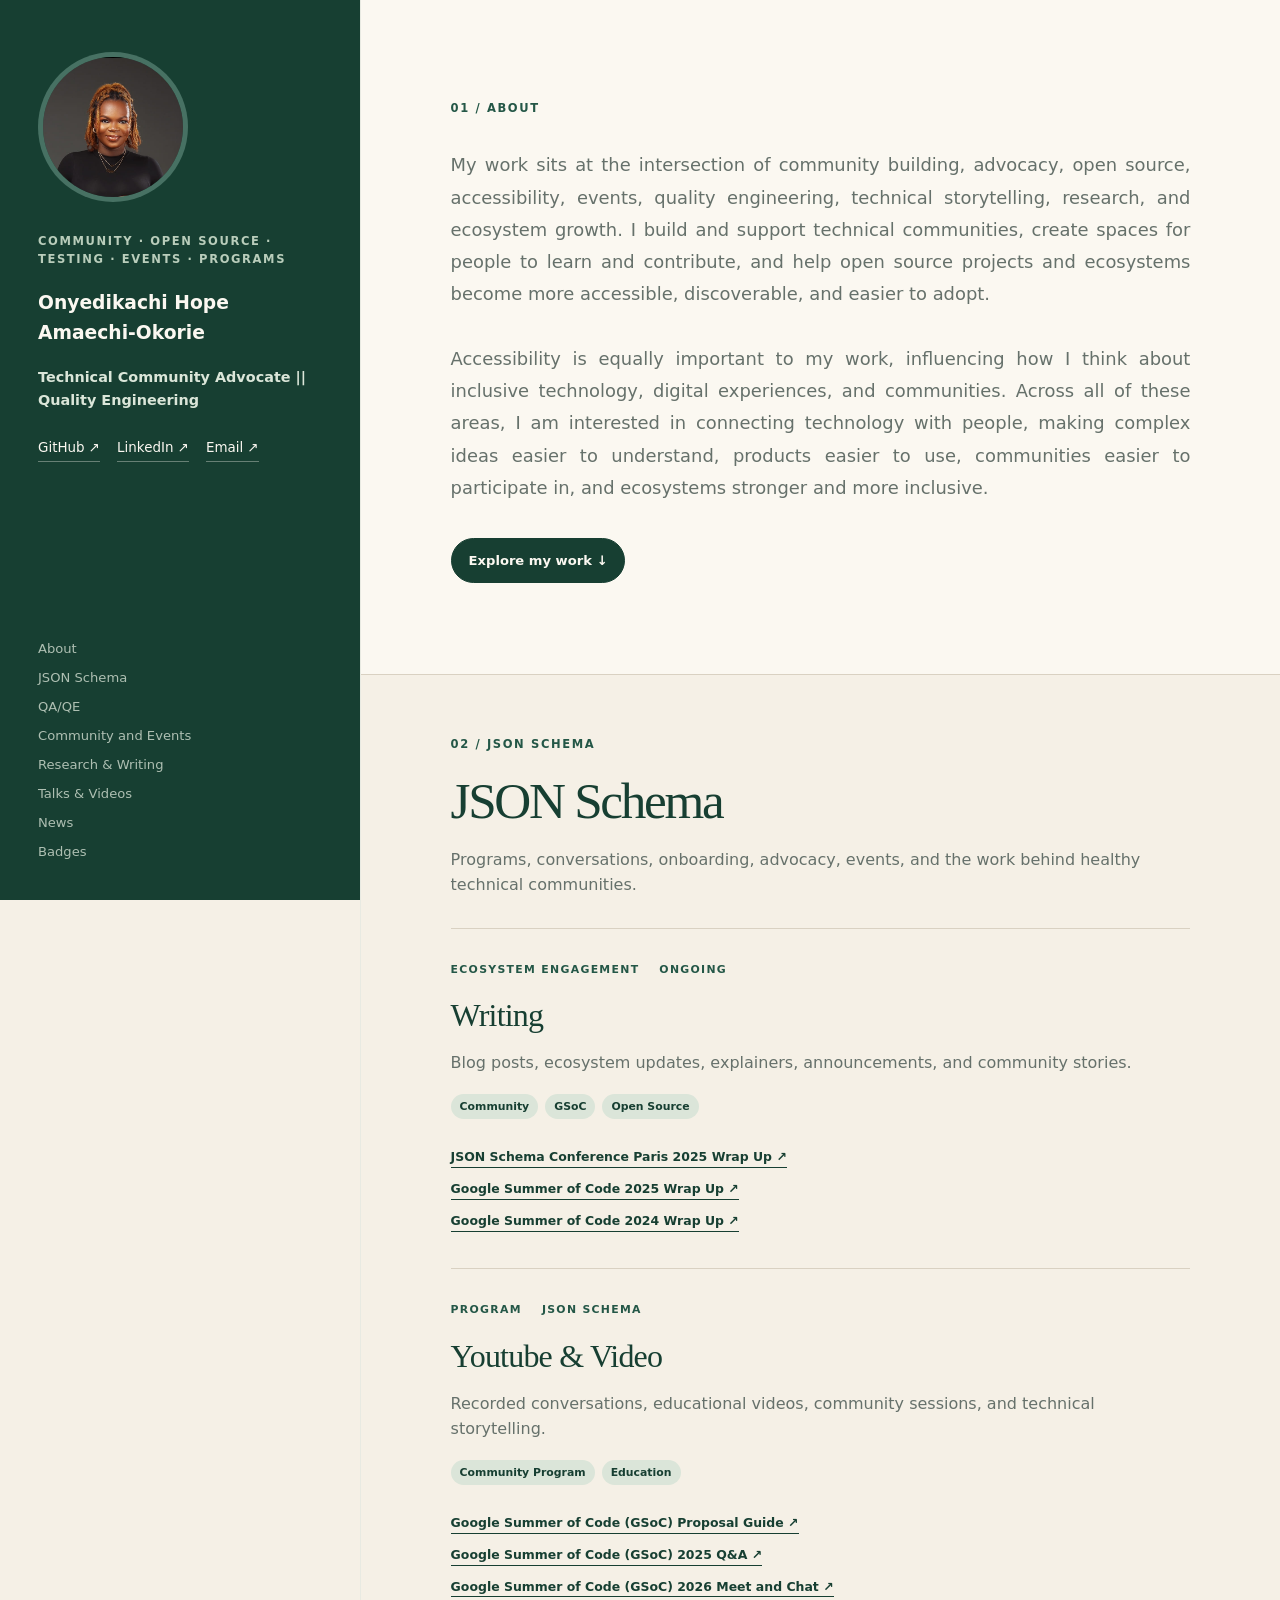
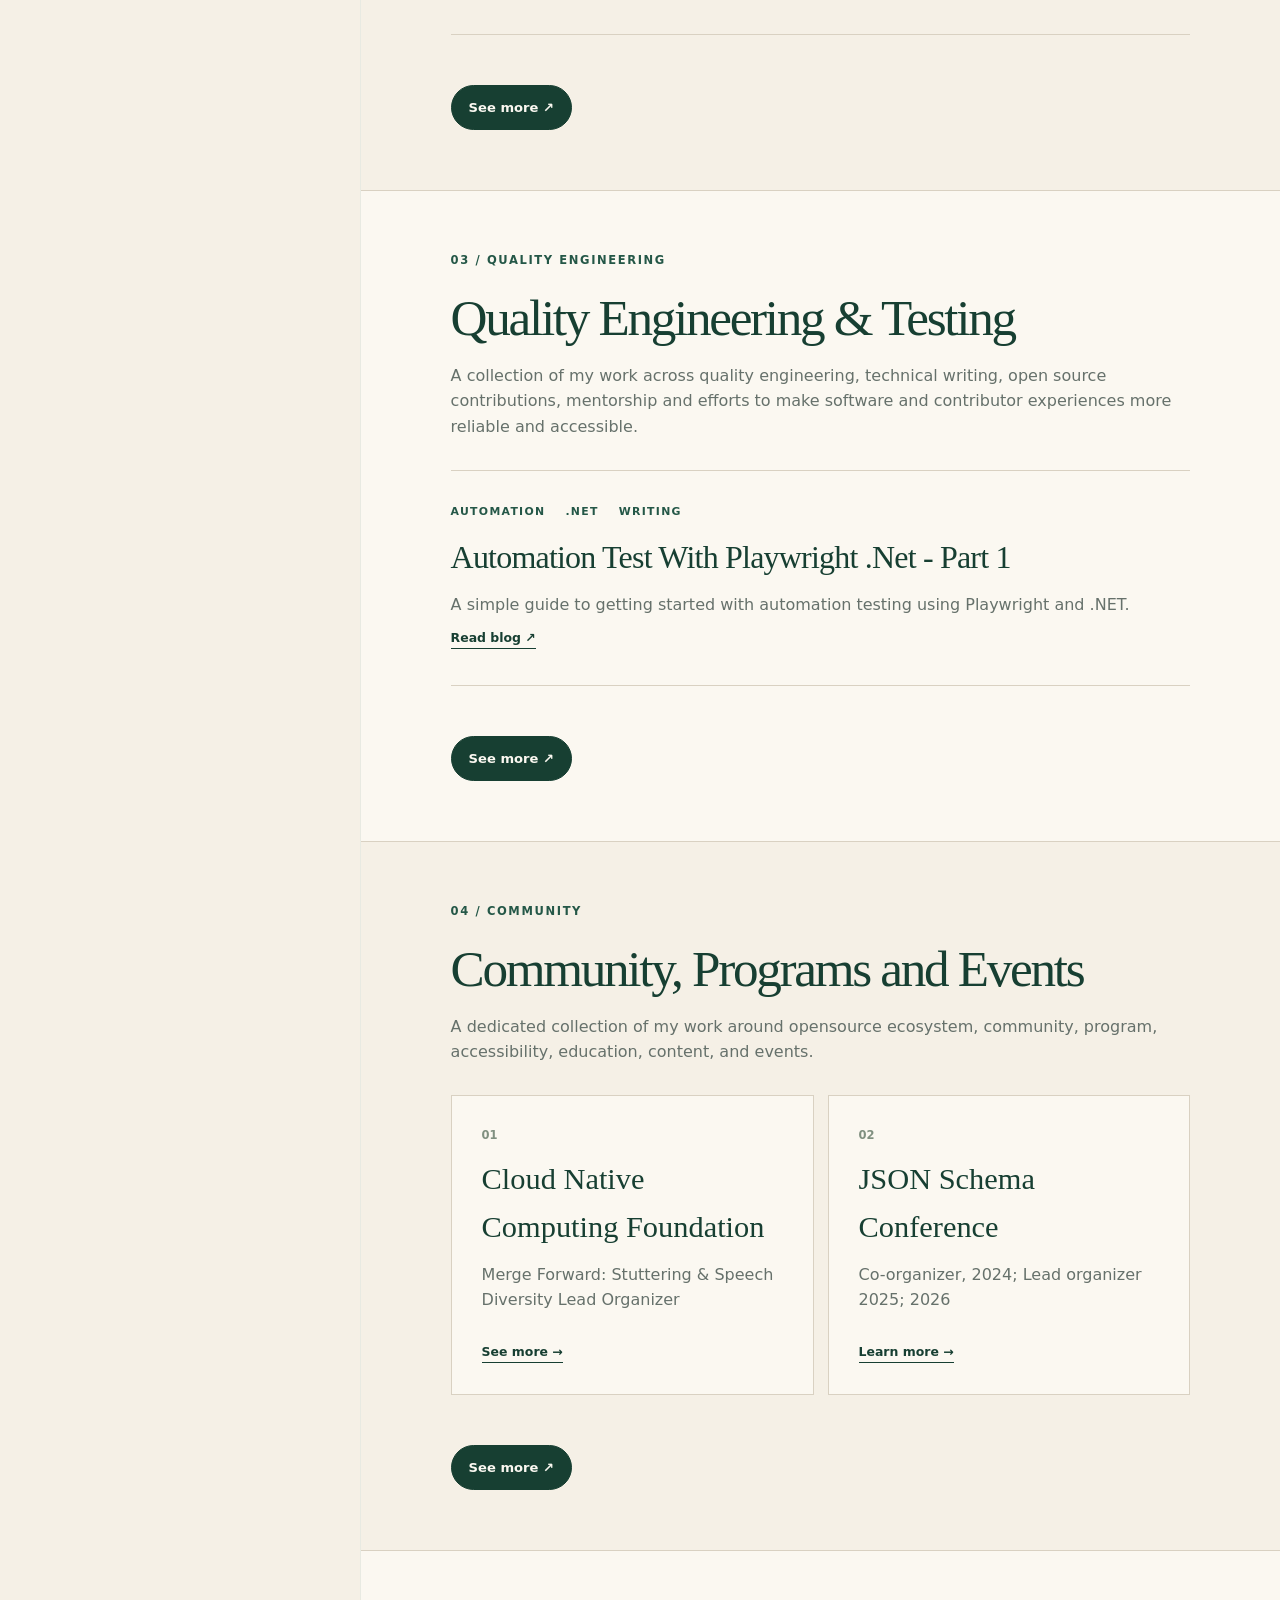
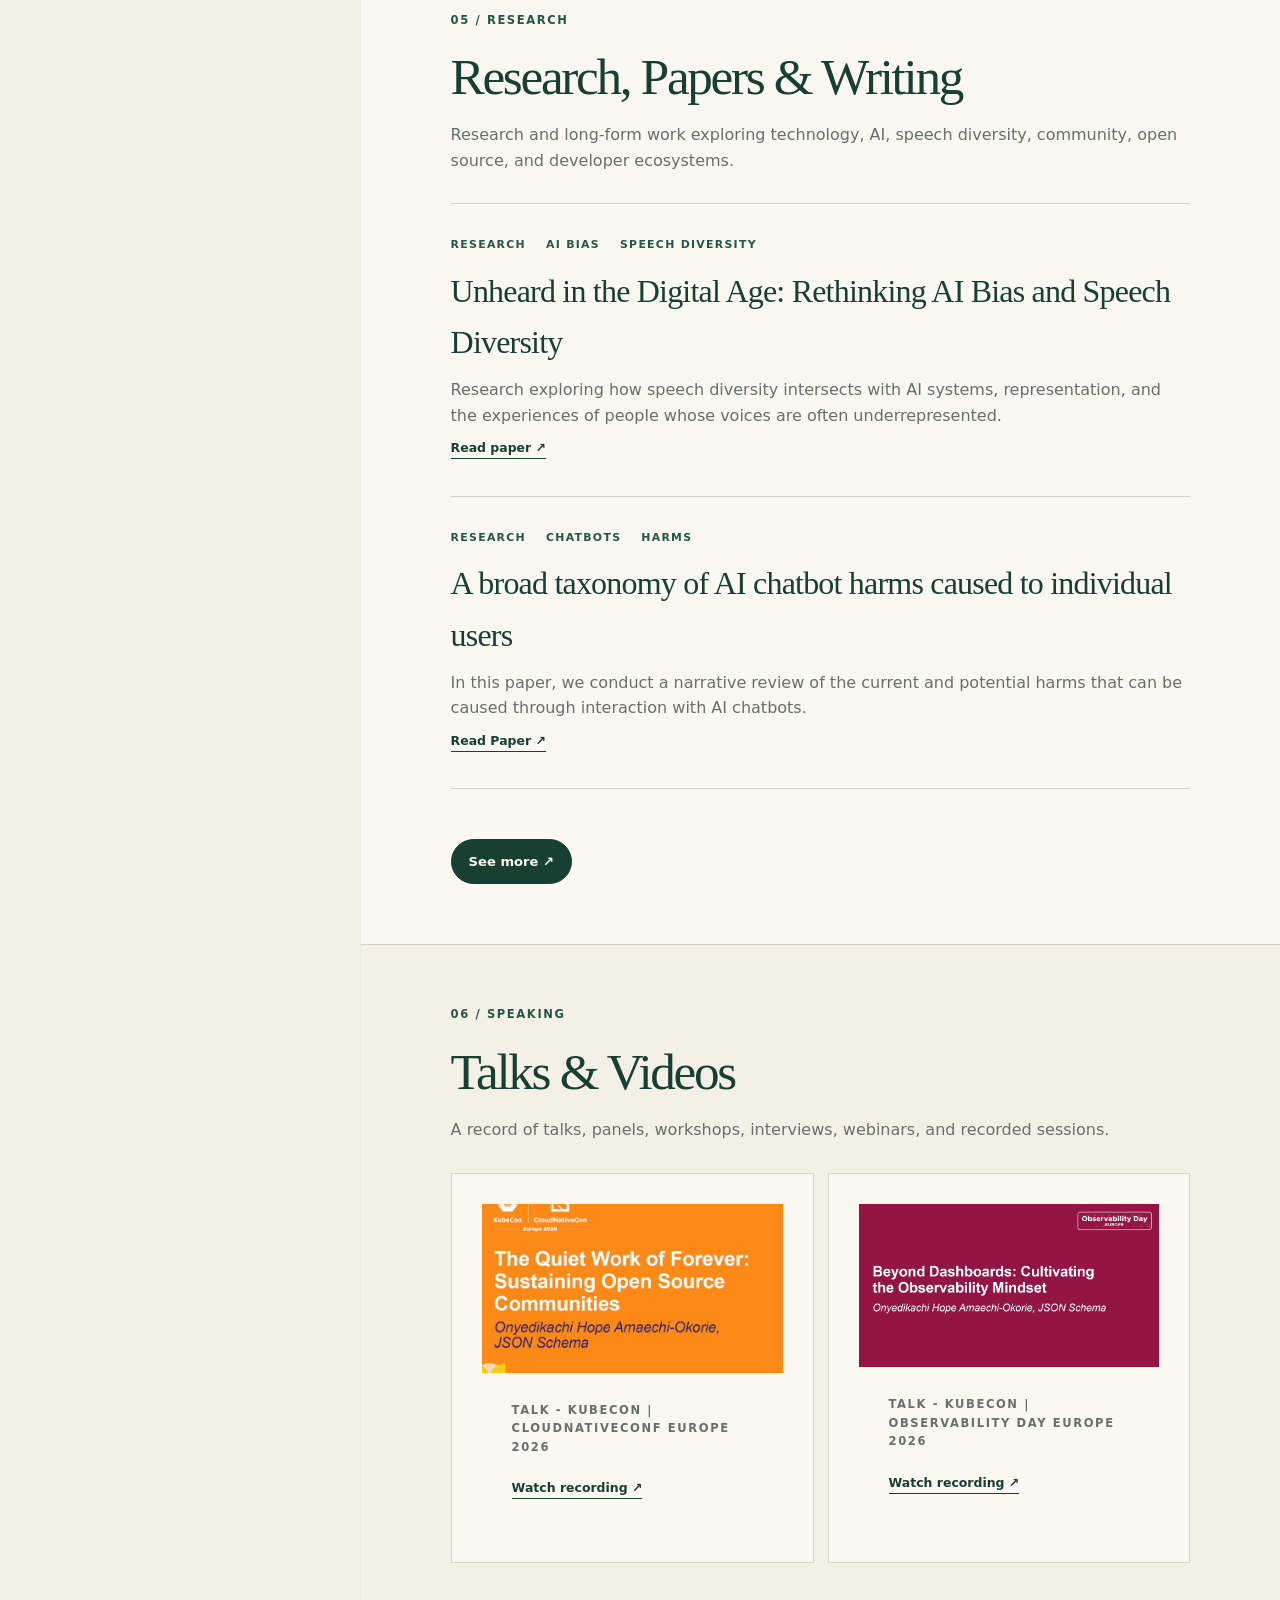
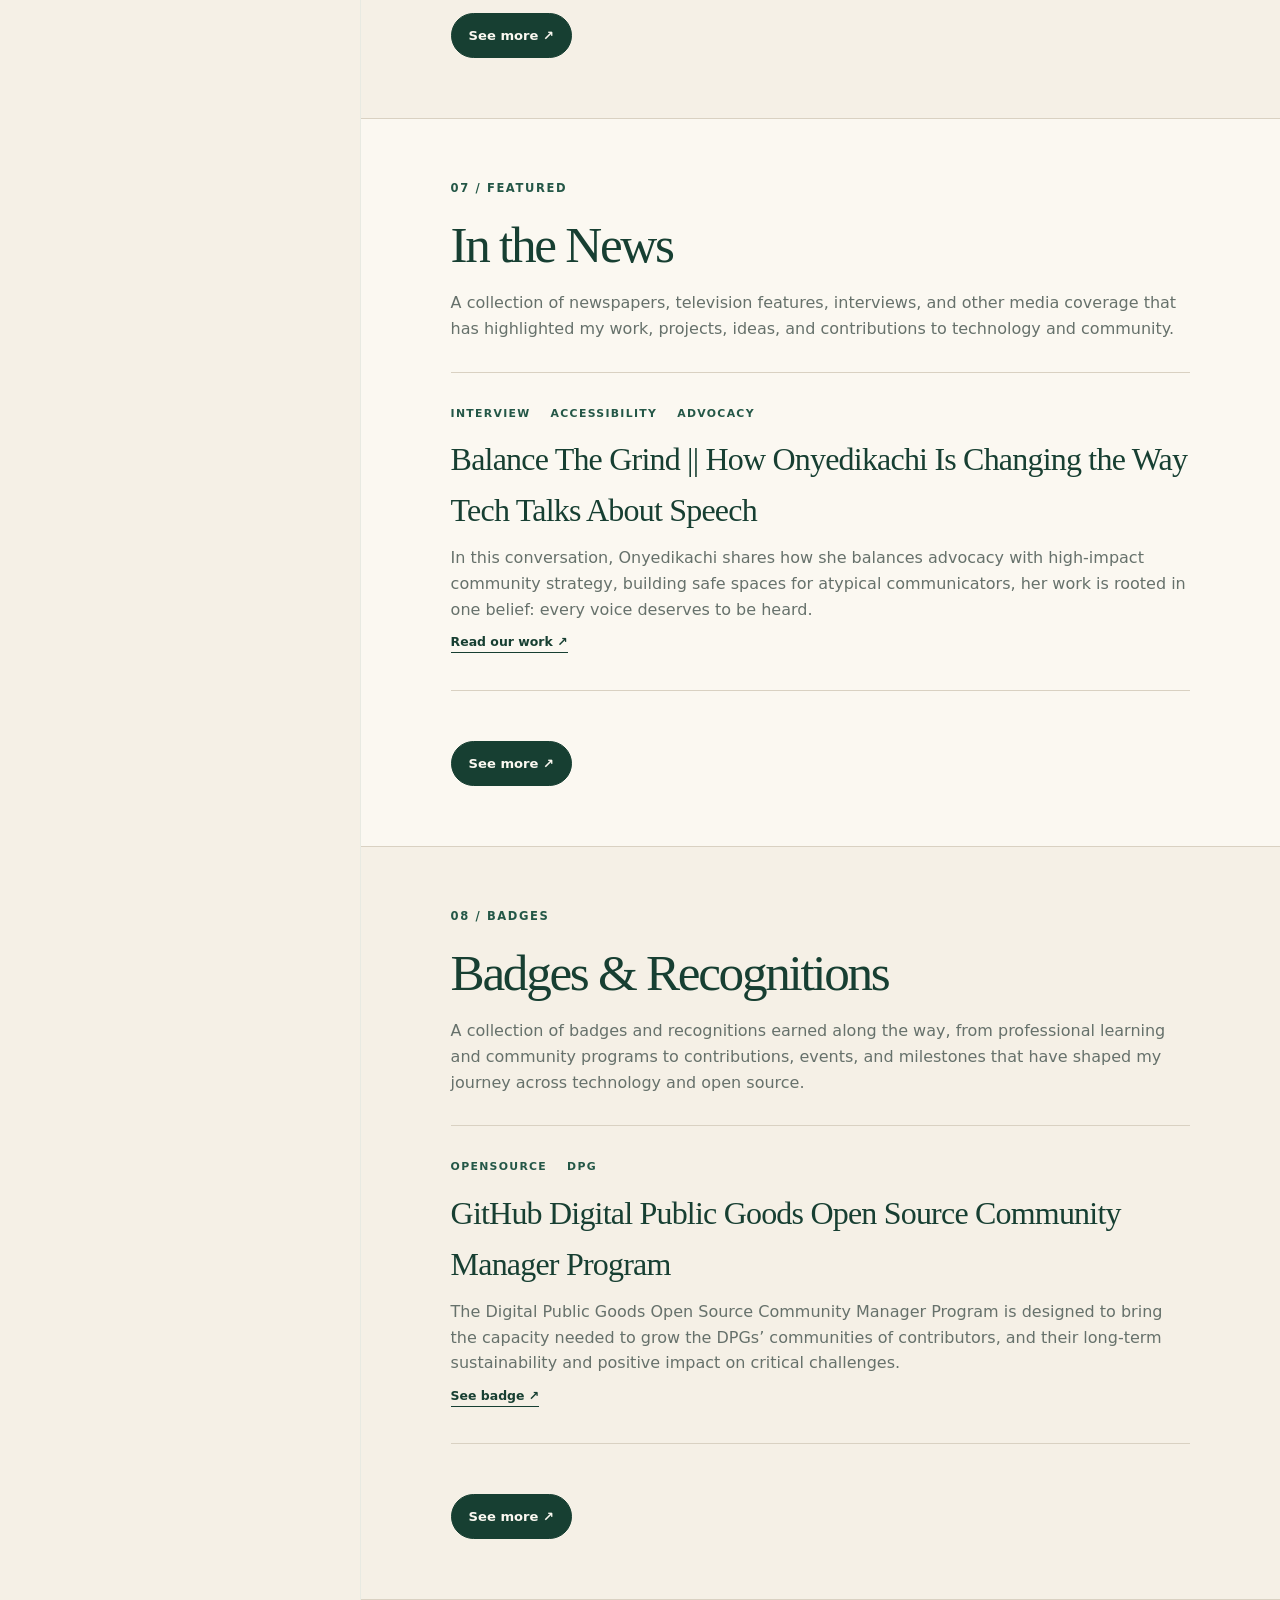
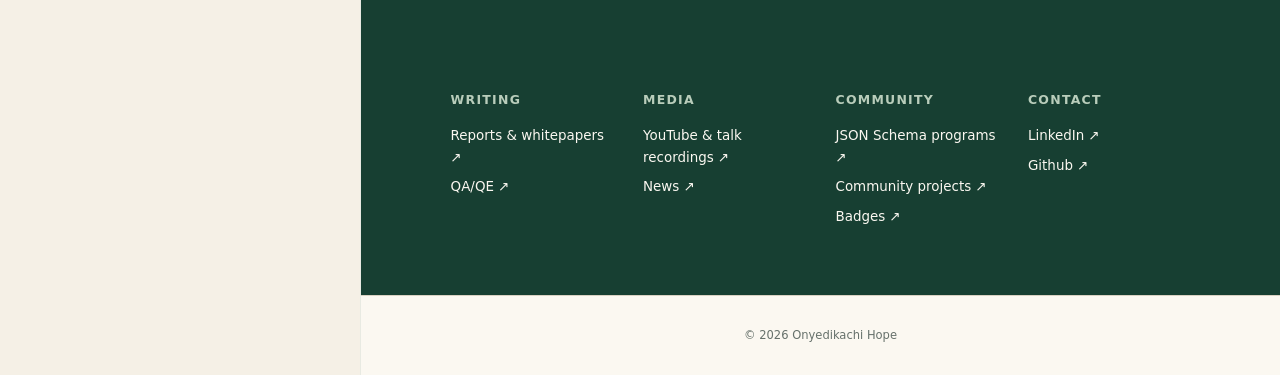
<file: index.html>
<!DOCTYPE html>
<html lang="en">

<head>
  <meta charset="UTF-8">
  <meta name="viewport" content="width=device-width, initial-scale=1.0">
  <meta name="description"
    content="Portfolio of Onyedikachi Hope — community, developer relations, open source, research, writing, and ecosystem work.">
  <title>Onyedikachi Hope Amaechi-Okorie — Technical Community Advocate</title>
  <link rel="stylesheet" href="style.css">
</head>

<body>
  <div class="site-shell">

    <aside class="sidebar">
      <div class="profile">
        <img class="profile-photo" src="assets/profile.jpg" alt="Onyedikachi Hope">
        <a href="index.html" class="profile-home" aria-label="Go to home"> 
        <p class="eyebrow">COMMUNITY · OPEN SOURCE · TESTING · EVENTS · PROGRAMS</p>
        <h3>Onyedikachi Hope Amaechi-Okorie</h3>
        <p class="role">Technical Community Advocate || Quality Engineering </p>
        </a>
        <nav class="social-links" aria-label="Social links">
          <a href="https://github.com/Honyii" target="_blank" rel="noreferrer">GitHub ↗</a>
          <a href="https://www.linkedin.com/in/amaechihope/" target="_blank" rel="noreferrer">LinkedIn ↗</a>
          <a href="mailto:amaechihope20@gmail.com">Email ↗</a>

        </nav>
      </div>

      <nav class="page-nav" aria-label="Page navigation">
        <a href="#about">About</a>
        <a href="#json-schema">JSON Schema</a>
        <a href="#qa/qe">QA/QE</a>
        <a href="#community-and-events">Community and Events</a>      
        <a href="#research">Research & Writing</a>
        <a href="#talks">Talks & Videos</a>
        <a href="#news">News</a>
        <a href="#badges">Badges</a>
      </nav>


    </aside>

    <main class="content">

      <section class="hero" id="about">
        <p class="section-kicker">01 / About</p>
        <p class="hero-copy">
          My work sits at the intersection of community building, advocacy, open source, accessibility, events, quality engineering, technical storytelling, research, and ecosystem growth. I build and support technical
          communities, create spaces for people to learn and contribute, and help open source projects and ecosystems become more accessible, discoverable, and easier to adopt. 
          <br>
          <br>
          Accessibility is equally important to my work, influencing how I think about inclusive technology, digital experiences, and communities. 
          Across all of these areas, I am interested in connecting technology with people, making complex ideas easier to understand, products easier to use, communities easier to participate
          in, and ecosystems stronger and more inclusive. 
        </p>

        <div class="quick-links">
          <a class="button button-solid" href="#json-schema">Explore my work ↓</a>
        </div>
      </section>

      <section class="section featured-section" id="json-schema">
        <div class="section-heading">
          <p class="section-kicker">02 / JSON SCHEMA</p>
          <h2>JSON Schema</h2>
          <p>Programs, conversations, onboarding, advocacy, events, and the work behind healthy technical communities.
          </p>
        </div>

        <div class="work-list">
          <article class="work-item">
            <div class="work-meta"><span>ECOSYSTEM ENGAGEMENT</span><span>ONGOING</span></div>
            <h3>Writing</h3>
            <p>Blog posts, ecosystem updates, explainers, announcements, and community stories.</p>
            <div class="tags"><span>Community</span><span>GSoC</span><span>Open Source</span></div>
            <a class="text-link" href="https://json-schema.org/blog/posts/apidays-paris-2025-recap">JSON Schema Conference Paris 2025 Wrap Up  ↗</a>
            <br>
            <a class="text-link" href="https://json-schema.org/blog/posts/gsoc25-wrapup">Google Summer of Code 2025 Wrap Up  ↗</a>
            <br>
            <a class="text-link" href="https://json-schema.org/blog/posts/gsoc24-wrapup">Google Summer of Code 2024 Wrap Up  ↗</a>
            <br>
          </article>

          <article class="work-item">
            <div class="work-meta"><span>PROGRAM</span><span>JSON SCHEMA</span></div>
            <h3>Youtube & Video</h3>
            <p>Recorded conversations, educational videos, community sessions, and technical storytelling.</p>
            <div class="tags"><span>Community Program</span><span>Education</span></div>
            <a class="text-link" href="https://youtu.be/F0dzffsg6SY?si=eQRqFyImwK3ausIg">Google Summer of Code (GSoC) Proposal Guide ↗</a>
            <br>
            <a class="text-link" href="https://youtu.be/gz0g361aDrc?si=SLLKcEOHmDev5HqE">Google Summer of Code (GSoC) 2025 Q&A  ↗</a>
            <br>
            <a class="text-link" href="https://youtu.be/F0dzffsg6SY?si=eQRqFyImwK3ausIg">Google Summer of Code (GSoC) 2026 Meet and Chat ↗</a>
            <br>
          </article>
          <a class="button button-solid" href="json-schema.html" style="margin-top: 50px">See more ↗</a>
        </div>
      </section>


      <section class="section" id="qa/qe">
        <div class="section-heading">
          <p class="section-kicker">03 / QUALITY ENGINEERING</p>
          <h2>Quality Engineering & Testing</h2>
          <p>A collection of my work across quality engineering, technical writing, open source contributions, mentorship and efforts to make software and contributor
              experiences more reliable and accessible.
          </p>
        </div>

        <div class="work-list">
          <article class="work-item">
            <div class="work-meta"><span>AUTOMATION</span><span>.NET</span><span>WRITING</span></div>
            <h3>Automation Test With Playwright .Net - Part 1</h3>
            <p>A simple guide to getting started with automation testing using Playwright and .NET.</p>
            <a class="text-link" href="https://amaechi.hashnode.dev/automation-test-with-playwright-net-part-1">Read blog  ↗</a>
            <br>   
          </article>

          <a class="button button-solid" href="qa.html" style="margin-top: 50px">See more ↗</a>
        </div>
      </section>

      <section class="section featured-section" id="community-and-events">
        <div class="section-heading">
          <p class="section-kicker">04 / COMMUNITY</p>
          <h2>Community, Programs and Events</h2>
          <p>A dedicated collection of my work around opensource ecosystem, community, program, accessibility, education, content, and
            events.</p>
        </div>

        <div class="featured-grid">
          <a class="feature-card" href="https://ocgroups.dev/cncf/group/stuttering-speech-diversity" target ="_blank">
            <span class="feature-number">01</span>
            <h3>Cloud Native Computing Foundation</h3>
            <p>Merge Forward: Stuttering & Speech Diversity Lead Organizer</p>
            <span class="text-link"> See more →</span>
          </a>

          <a class="feature-card" href="https://conference.json-schema.org/previous-editions/" target ="_blank">
            <span class="feature-number">02</span>
            <h3>JSON Schema Conference</h3>
            <p>Co-organizer, 2024; Lead organizer 2025; 2026</p>
            <span class="text-link">Learn more →</span>
          </a>

        </div>
        <a class="button button-solid" href="community.html" style="margin-top: 50px">See more ↗</a>
      </section>

      <section class=" section" id="research">
        <div class="section-heading">
          <p class="section-kicker">05 / RESEARCH</p>
          <h2>Research, Papers & Writing</h2>
          <p>Research and long-form work exploring technology, AI, speech diversity, community, open source, and developer
            ecosystems.</p>
        </div>

        <div class="work-list">
          <article class="work-item">
            <div class="work-meta"><span>RESEARCH</span><span>AI BIAS</span><span>SPEECH DIVERSITY</span></div>
            <h3>Unheard in the Digital Age: Rethinking AI Bias and Speech Diversity</h3>
            <p>Research exploring how speech diversity intersects with AI systems, representation, and the experiences
              of people whose voices are often underrepresented.</p>
            <a class="text-link" href="https://arxiv.org/abs/2601.18641" target="_blank">Read paper ↗</a>
          </article>

          <article class="work-item">
            <div class="work-meta"><span>RESEARCH</span><span>CHATBOTS</span><span>HARMS</span></div>
            <h3>A broad taxonomy of AI chatbot harms caused to individual users</h3>
            <p>In this paper, we conduct a narrative review of the current and potential harms that can be caused through interaction with AI chatbots.</p>
            <a class="text-link" href="https://zenodo.org/records/17885560" target="_blank">Read Paper ↗</a>
          </article>
          <a class="button button-solid" href="research.html" style="margin-top: 50px">See more ↗</a>
         
        </div>
      </section>

      <section class="section featured-section" id="talks">
        <div class="section-heading">
          <p class="section-kicker">06 / SPEAKING</p>
          <h2>Talks & Videos</h2>
          <p>A record of talks, panels, workshops, interviews, webinars, and recorded sessions.</p>
        </div>

        <div class="talk-grid">
         <article class="talk-card ">
          <div class="talk-image">
            <img
              src="assets/quiet-work.png" alt="The Quiet Work of Forever: Sustaining Open Source Communities">
          </div>
          <div class="talk-content">
            <p class="card-type">TALK - KubeCon | CloudNativeConf Europe 2026 </p>
            <a
              class="text-link" href="https://youtu.be/1VaPQNz4wgs?si=dY8LqeLX1PwvKmnN" target="_blank" rel="noopener noreferrer">
              Watch recording ↗
            </a>
          </div>
          </article>
          
          <article class="talk-card ">
          <div class="talk-image talk-image-inline" >
            <img
              src="assets/observability.png" 
              alt="
                Beyond Dashboards: Cultivating the Observability Mindset">
          </div>
          <div class="talk-content">
            <p class="card-type">TALK - KubeCon | Observability Day Europe 2026 </p>
            <a
              class="text-link" href="https://youtu.be/DE66SxVztno?si=YWIP4Sp_NpTUgBoQ" target="_blank" rel="noopener noreferrer">
              Watch recording ↗
            </a>
          </div>
          </article> 
        </div>
        <a class="button button-solid" href="talks.html" style="margin-top: 50px">See more ↗</a>
      </section>

       <section class="section" id="news">
        <div class="section-heading">
          <p class="section-kicker">07 / FEATURED </p>
          <h2>In the News</h2>
          <p>A collection of newspapers, television features, interviews, and other media coverage that has highlighted my work, projects, ideas, and
              contributions to technology and community.</p>
        </div>

        <div class="work-list">
          <article class="work-item">
            <div class="work-meta"><span>INTERVIEW</span><span>ACCESSIBILITY</span><span>ADVOCACY</span></div>
            <h3>Balance The Grind || How Onyedikachi Is Changing the Way Tech Talks About Speech</h3>
            <p>In this conversation, Onyedikachi shares how she balances advocacy with high-impact community strategy,
               building safe spaces for atypical communicators, her work is rooted in one belief: every voice deserves to be heard.</p>
            <a class="text-link" href="https://balancethegrind.co/interviews/how-onyedikachi-is-changing-the-way-tech-talks-about-speech/">Read our work ↗</a>
          </article>

        <a class="button button-solid" href="news.html" style="margin-top: 50px">See more ↗</a>
        </div>
      </section>

      <section class="section featured-section" id="badges">
        <div class="section-heading">
          <p class="section-kicker">08 / BADGES </p>
          <h2>Badges & Recognitions </h2>
          <p>A collection of badges and recognitions earned along the way, from professional learning and community programs to contributions, events,
            and milestones that have shaped my journey across technology and open source.</p>
        </div>

        <div class="work-list">
          <article class="work-item">
            <div class="work-meta"><span>OPENSOURCE</span><span>DPG</span></div>
            <h3>GitHub Digital Public Goods Open Source Community Manager Program</h3>
            <p>The Digital Public Goods Open Source Community Manager Program is designed to bring the capacity needed to grow the DPGs’ 
              communities of contributors, and their long-term sustainability and positive impact on critical challenges.</p>
            <a class="text-link" href="https://www.credly.com/badges/f4142e51-e39b-47eb-9992-756b95466bc6/public_url">See badge ↗</a>
          </article>

        <a class="button button-solid" href="badges.html" style="margin-top: 50px">See more ↗</a>
        </div>
      </section>

      <section class="section index-section">
        
        <div class="index-columns">
          <div>
            <h3>Writing</h3>
            <a href="research.html">Reports & whitepapers ↗</a>
            <a href="qa.html">QA/QE ↗</a>
          </div>
          <div>
            <h3>Media</h3>
            <a href="talks.html">YouTube & talk recordings ↗</a>
            <a href="news.html">News ↗</a>
            
          </div>

          <div>
            <h3>Community</h3>
            <a href="json-schema.html">JSON Schema programs ↗</a>
            <a href="community.html">Community projects ↗</a>
            <a href="badges.html">Badges ↗</a>
          </div>
          <div>
            <h3>Contact</h3>
            <a href="https://www.linkedin.com/in/onyedikachihope/" target="_blank" rel="noreferrer">LinkedIn ↗</a>
            <a href="https://github.com/onyedikachihope" target="_blank" rel="noreferrer">Github ↗</a>
            
          </div>
        </div>
      </section>

      <footer>
        <p>© 2026 Onyedikachi Hope</p>
      </footer>
    </main>
  </div>
</body>

</html>
</file>
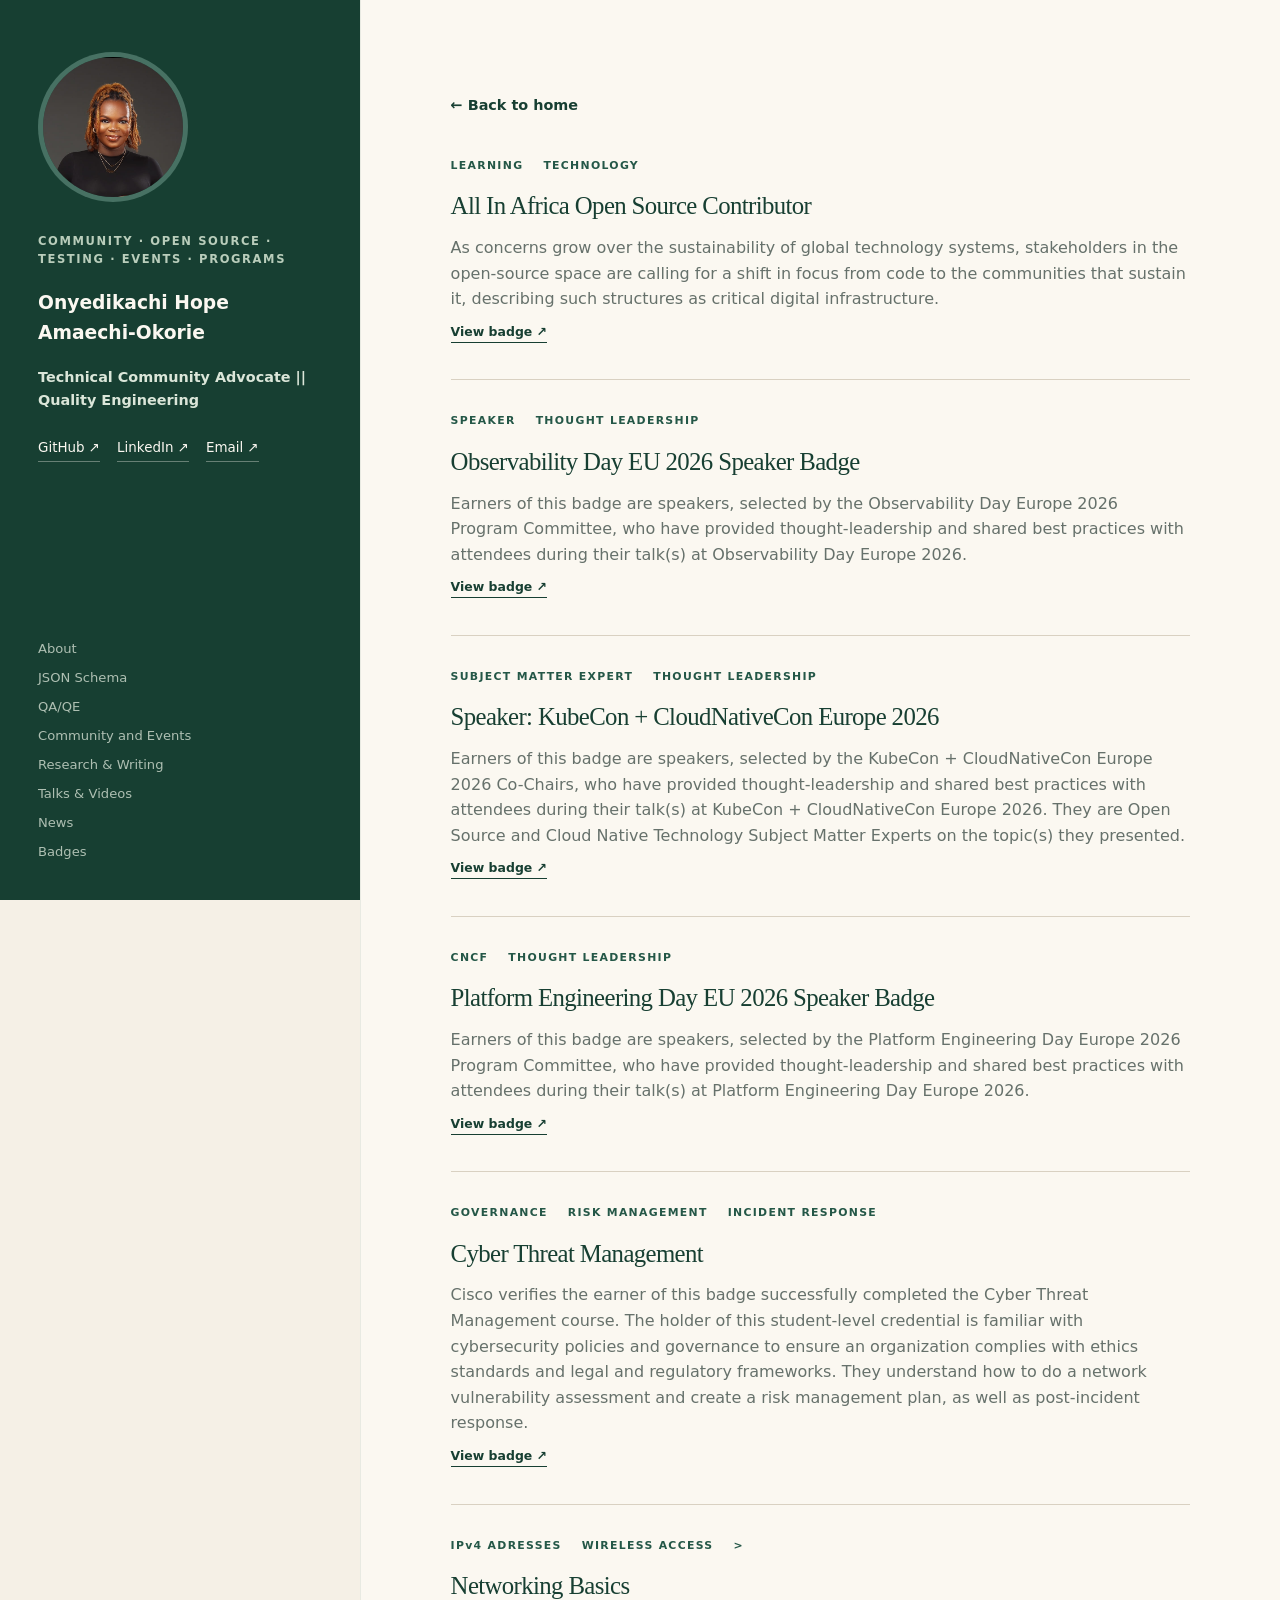
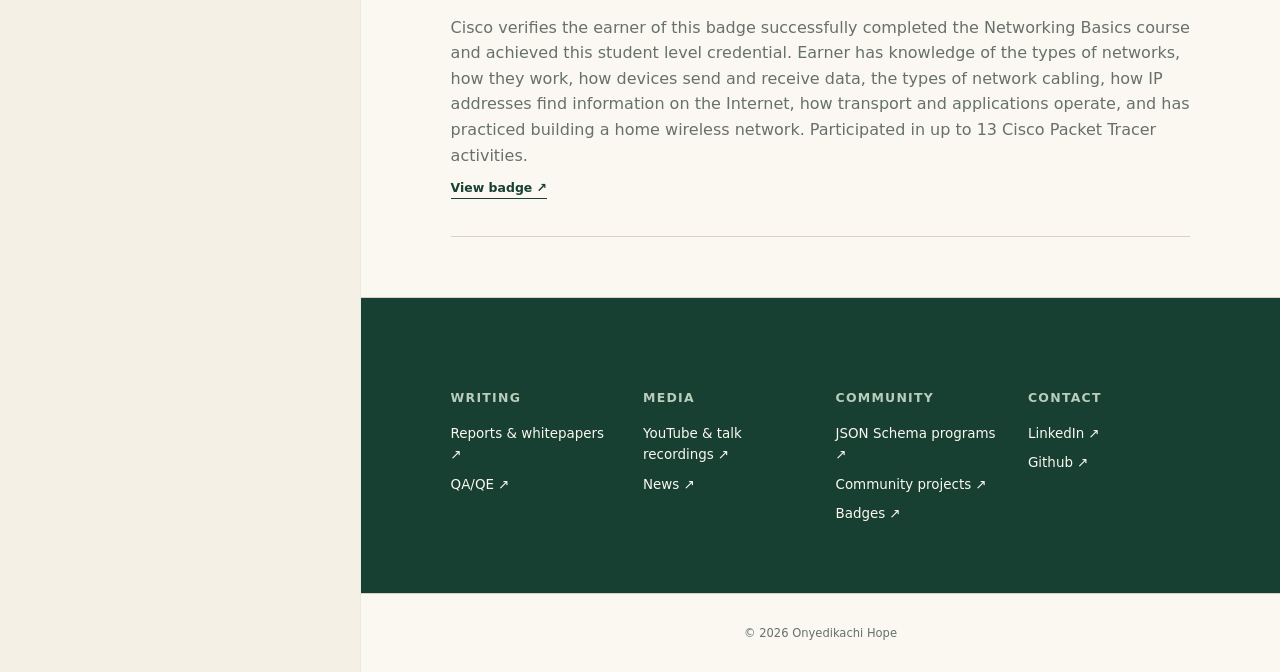
<file: badges.html>
<!DOCTYPE html>
<html lang="en">

<head>
  <meta charset="UTF-8">
  <meta name="viewport" content="width=device-width, initial-scale=1.0">
  <meta name="description"
    content="Portfolio of Onyedikachi Hope — community, developer relations, open source, research, writing, and ecosystem work.">
  <title>Onyedikachi Hope Amaechi-Okorie — Technical Community Advocate</title>
  <link rel="stylesheet" href="style.css">
</head>

<body>
  <div class="site-shell">

    <aside class="sidebar">
      <div class="profile">
        <a href="index.html" class="profile-home" aria-label="Go to home"> 
        <img class="profile-photo" src="assets/profile.jpg" alt="Onyedikachi Hope">

        <p class="eyebrow">COMMUNITY · OPEN SOURCE · Testing · EVENTS · PROGRAMS</p>
        <h3>Onyedikachi Hope Amaechi-Okorie</h3>
        <p class="role">Technical Community Advocate || Quality Engineering </p>
        </a>

        <nav class="social-links" aria-label="Social links">
          <a href="https://github.com/Honyii" target="_blank" rel="noreferrer">GitHub ↗</a>
          <a href="https://www.linkedin.com/in/amaechihope/" target="_blank" rel="noreferrer">LinkedIn ↗</a>
          <a href="mailto:amaechihope20@gmail.com">Email ↗</a>
        </nav>
      </div>

      <nav class="page-nav" aria-label="Page navigation">
        <a href="index.html#about">About</a>
        <a href="index.html#json-schema">JSON Schema</a>
        <a href="index.html#qa/qe">QA/QE</a>
        <a href="index.html#community-and-events">Community and Events</a>       
        <a href="index.html#research">Research & Writing</a>
        <a href="index.html#talks">Talks & Videos</a>
        <a href="/index.html#news">News</a>
        <a href="index.html#badges">Badges</a>
      </nav>

    </aside>


    <main class="content">
        <section class="section inner-schema">
            <article class="work-item">
            <a class="back-link" href="index.html#badges">← Back to home</a>
            <div class="work-meta"><span>LEARNING</span><span>TECHNOLOGY</span></div>
            <h4>All In Africa Open Source Contributor</h4>
            <p>As concerns grow over the sustainability of global technology systems, stakeholders in the open-source space are calling for a shift in focus from code to the communities that sustain it, describing 
                such structures as critical digital infrastructure.</p>
            <a class="text-link" href="https://www.credly.com/badges/a01af451-38b1-48cc-b81f-cb4f14d1bf63/public_url" target="_blank">View badge ↗</a>
          </article>
          <article class="work-item">
            <div class="work-meta"><span>SPEAKER</span><span>THOUGHT LEADERSHIP</span></div>
            <h4>Observability Day EU 2026 Speaker Badge</h4>
            <p>Earners of this badge are speakers, selected by the Observability Day Europe 2026 Program Committee, who have provided thought-leadership and shared best practices with attendees during their talk(s) at Observability Day Europe 2026.</p>
            <a class="text-link" href="https://www.credly.com/badges/993f9fc0-8540-4d1e-8056-6bf1ee28591b/public_url" target="_blank">View badge ↗</a>
          </article>
           <article class="work-item">
            <div class="work-meta"><span>SUBJECT MATTER EXPERT</span><span>THOUGHT LEADERSHIP</span></div>
            <h4>Speaker: KubeCon + CloudNativeCon Europe 2026</h4>
            <p>Earners of this badge are speakers, selected by the KubeCon + CloudNativeCon Europe 2026 Co-Chairs, who have provided thought-leadership and shared best practices with attendees during their talk(s) at KubeCon + CloudNativeCon Europe 2026. 
                They are Open Source and Cloud Native Technology Subject Matter Experts on the topic(s) they presented.</p>
            <a class="text-link" href="https://www.credly.com/badges/f6317938-14d5-444e-a0dc-0bf522c4f4b2/public_url" target="_blank">View badge ↗</a>
          </article>
           <article class="work-item">
            <div class="work-meta"><span>CNCF</span><span>THOUGHT LEADERSHIP</span></div>
            <h4>Platform Engineering Day EU 2026 Speaker Badge</h4>
            <p>Earners of this badge are speakers, selected by the Platform Engineering Day Europe 2026 Program Committee, who have provided thought-leadership and shared best practices with attendees during their talk(s) at Platform Engineering Day Europe 2026.</p>
            <a class="text-link" href="https://www.credly.com/badges/27122d21-b368-493d-a905-44f536c24058/public_url" target="_blank">View badge ↗</a>
          </article>
          <article class="work-item">
            <div class="work-meta"><span>GOVERNANCE</span><span>RISK MANAGEMENT</span><span>INCIDENT RESPONSE</span></div>
            <h4>Cyber Threat Management</h4>
            <p>Cisco verifies the earner of this badge successfully completed the Cyber Threat Management course. 
                The holder of this student-level credential is familiar with cybersecurity policies and governance to ensure an organization 
                complies with ethics standards and legal and regulatory frameworks. They understand how to do a network vulnerability assessment 
                and create a risk management plan, as well as post-incident response.</p>
            <a class="text-link" href="https://www.credly.com/badges/655e5fd1-918a-4fd4-8588-ecd47eb67398/public_url" target="_blank">View badge ↗</a>
          </article>
          <article class="work-item">
            <div class="work-meta"><span>IPv4 ADRESSES</span><span>WIRELESS ACCESS</span>></div>
            <h4>Networking Basics</h4>
            <p>Cisco verifies the earner of this badge successfully completed the Networking Basics course and achieved this student level credential. 
                Earner has knowledge of the types of networks, how they work, how devices send and receive data, the types of network cabling, 
                how IP addresses find information on the Internet, how transport and applications operate, and has practiced building 
                a home wireless network. Participated in up to 13 Cisco Packet Tracer activities.</p>
            <a class="text-link" href="https://www.credly.com/badges/7cbdc59d-7981-4da5-8272-284a40ea14b4/public_url" target="_blank">View badge ↗</a>
          </article>
          </section>

          <section class="section index-section">
        
        <div class="index-columns">
          <div>
            <h3>Writing</h3>
            <a href="research.html">Reports & whitepapers ↗</a>
            <a href="qa.html">QA/QE ↗</a>
          </div>
          <div>
            <h3>Media</h3>
            <a href="talks.html">YouTube & talk recordings ↗</a>
            <a href="news.html">News ↗</a>
          </div>

          <div>
            <h3>Community</h3>
            <a href="json-schema.html">JSON Schema programs ↗</a>
            <a href="community.html">Community projects ↗</a>
            <a href="badges.html">Badges ↗</a>
          </div>
          <div>
            <h3>Contact</h3>
            <a href="https://www.linkedin.com/in/onyedikachihope/" target="_blank" rel="noreferrer">LinkedIn ↗</a>
            <a href="https://github.com/onyedikachihope" target="_blank" rel="noreferrer">Github ↗</a>
            
          </div>
        </div>
      </section>

      <footer>
        <p>© 2026 Onyedikachi Hope</p>
      </footer>
    </main>
</file>
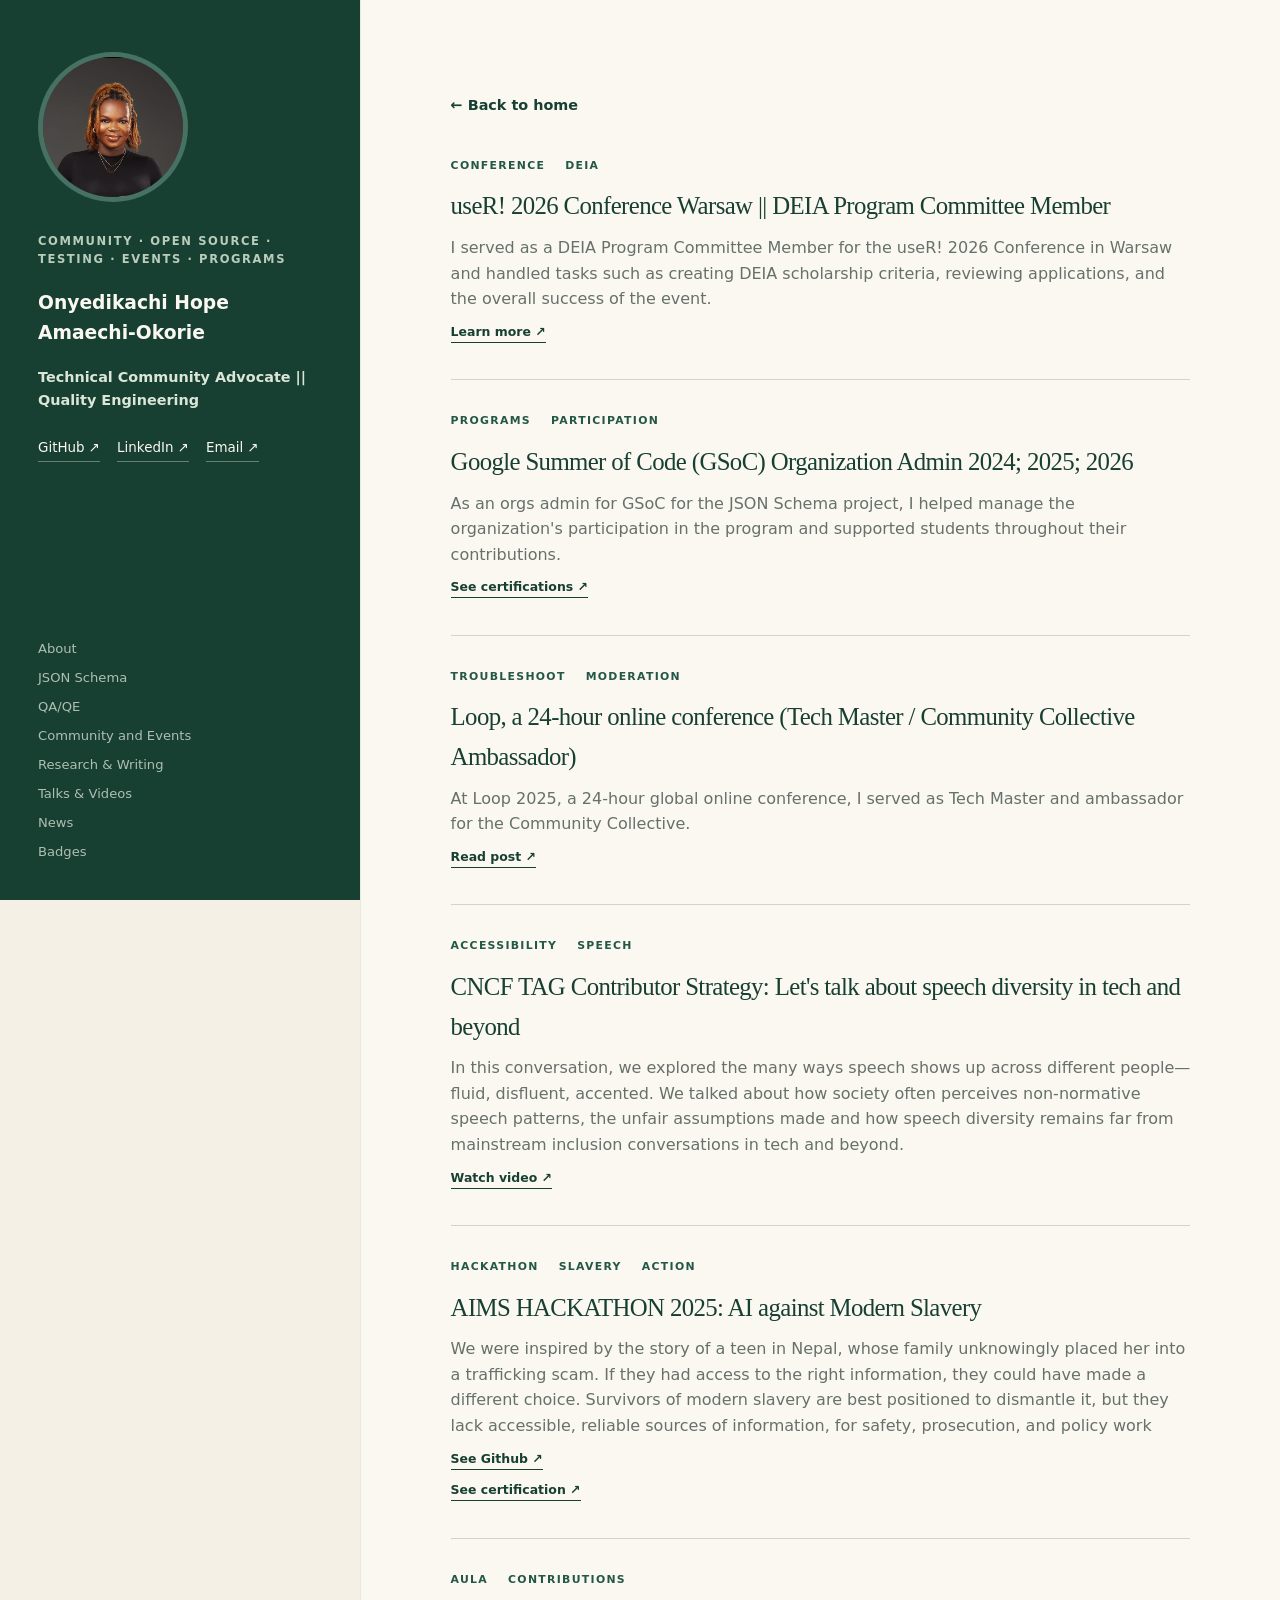
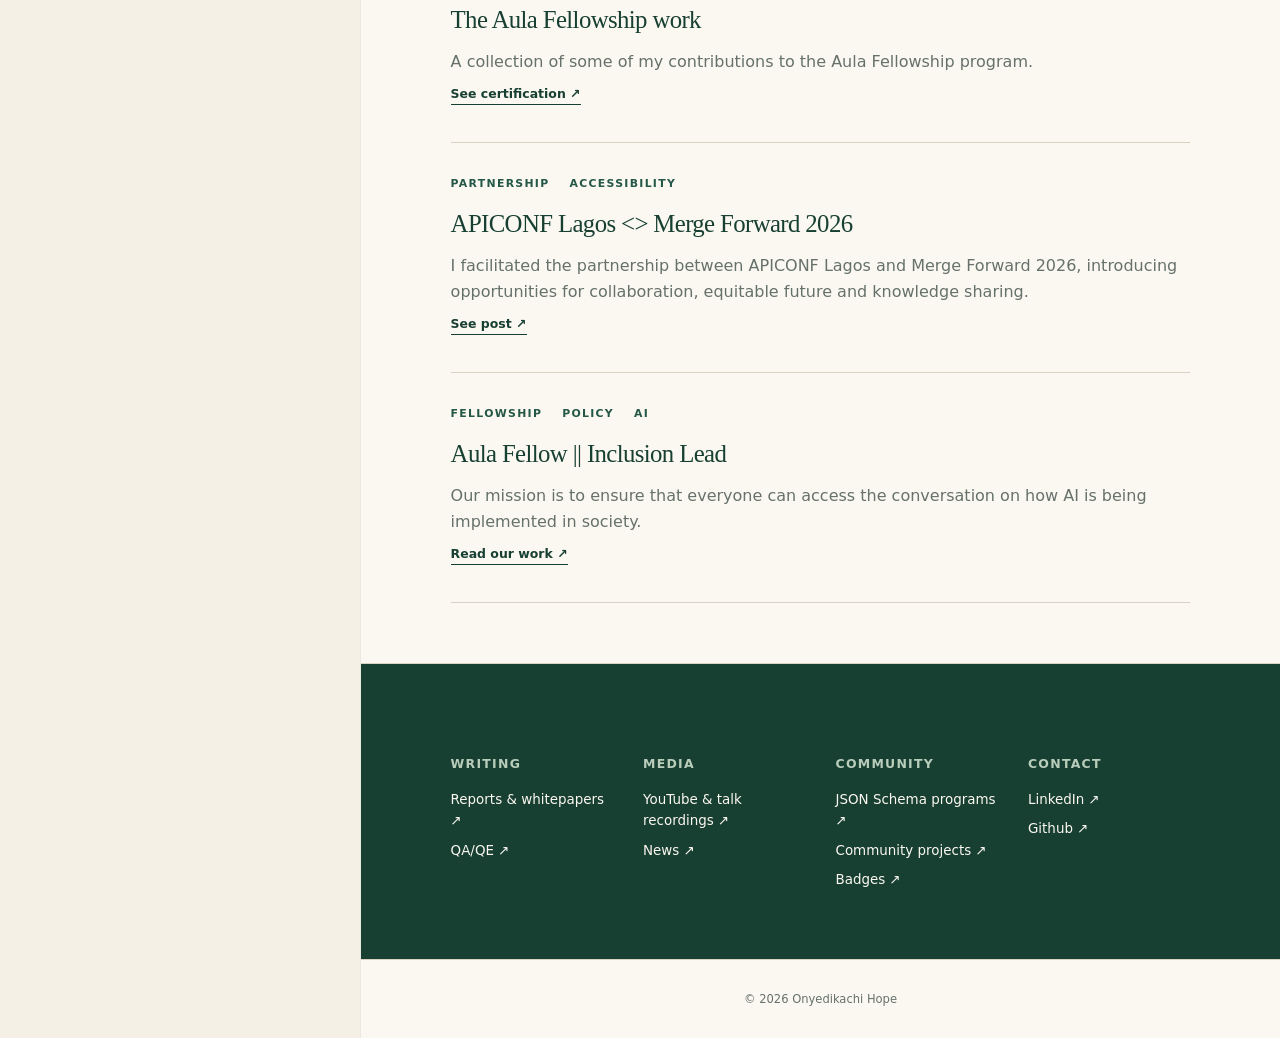
<file: community.html>
<!DOCTYPE html>
<html lang="en">

<head>
  <meta charset="UTF-8">
  <meta name="viewport" content="width=device-width, initial-scale=1.0">
  <meta name="description"
    content="Portfolio of Onyedikachi Hope — community, developer relations, open source, research, writing, and ecosystem work.">
  <title>Onyedikachi Hope Amaechi-Okorie — Technical Community Advocate</title>
  <link rel="stylesheet" href="style.css">
</head>

<body>
  <div class="site-shell">

    <aside class="sidebar">
      <div class="profile">
         <a href="index.html" class="profile-home" aria-label="Go to home"> 
        <img class="profile-photo" src="assets/profile.jpg" alt="Onyedikachi Hope">

        <p class="eyebrow">COMMUNITY · OPEN SOURCE · Testing · EVENTS · PROGRAMS</p>
        <h3>Onyedikachi Hope Amaechi-Okorie</h3>
        <p class="role">Technical Community Advocate || Quality Engineering </p>
         </a>

        <nav class="social-links" aria-label="Social links">
          <a href="https://github.com/Honyii" target="_blank" rel="noreferrer">GitHub ↗</a>
          <a href="https://www.linkedin.com/in/amaechihope/" target="_blank" rel="noreferrer">LinkedIn ↗</a>
          <a href="mailto:amaechihope20@gmail.com">Email ↗</a>
        </nav>
      </div>

      <nav class="page-nav" aria-label="Page navigation">
        <a href="index.html#about">About</a>
        <a href="index.html#json-schema">JSON Schema</a>
        <a href="index.html#qa/qe">QA/QE</a>
        <a href="index.html#community-and-events">Community and Events</a>       
        <a href="index.html#research">Research & Writing</a>
        <a href="index.html#talks">Talks & Videos</a>
        <a href="index.html#news">News</a>
        <a href="index.html#badges">Badges</a>
      </nav>

    </aside>


    <main class="content">
        <section class="section inner-schema">
         <article class="work-item">
            <a class="back-link" href="index.html#community-and-events">← Back to home</a>
            <div class="work-meta"><span>CONFERENCE</span><span>DEIA</span></div>
            <h4>useR! 2026 Conference Warsaw || DEIA Program Committee Member</h4>
            <p>I served as a DEIA Program Committee Member for the useR! 2026 Conference in Warsaw and handled tasks such as creating DEIA scholarship criteria, reviewing applications, and the overall success of the event.</p>
            <a class="text-link" href="https://user2026.r-project.org/about/organizers.html" target="_blank">Learn more ↗</a>
          </article>
          <article class="work-item">
            <div class="work-meta"><span>PROGRAMS</span><span>PARTICIPATION</span></div>
            <h4>Google Summer of Code (GSoC) Organization Admin 2024; 2025; 2026</h4>
            <p>As an orgs admin for GSoC for the JSON Schema project, I helped manage the organization's participation in the program and supported students throughout their contributions. </p>
            <a class="text-link" href="https://drive.google.com/drive/folders/1bzLbu3Mim-Liahrrg-CRSc0Kws2Qgrq4?usp=sharing" target="_blank">See certifications ↗</a>
          </article>
          <article class="work-item">
            <div class="work-meta"><span>TROUBLESHOOT</span><span>MODERATION</span></div>
            <h4>Loop, a 24-hour online conference (Tech Master / Community Collective Ambassador)</h4>
            <p>At Loop 2025, a 24-hour global online conference, I served as Tech Master and ambassador for the Community Collective.</p>
            <a class="text-link" href="https://www.linkedin.com/feed/update/urn:li:activity:7370923890434519040?commentUrn=urn%3Ali%3Acomment%3A%28activity%3A7370923890434519040%2C7370951236604522496%29&dashCommentUrn=urn%3Ali%3Afsd_comment%3A%287370951236604522496%2Curn%3Ali%3Aactivity%3A7370923890434519040%29" target="_blank">Read post ↗</a>
          </article>
          <article class="work-item">
            <div class="work-meta"><span>ACCESSIBILITY</span><span>SPEECH</span></div>
            <h4>CNCF TAG Contributor Strategy: Let's talk about speech diversity in tech and beyond</h4>
            <p>In this conversation, we explored the many ways speech shows up across different people—fluid, disfluent, 
                accented. We talked about how society often perceives non-normative speech patterns, the unfair 
                assumptions made and how speech diversity remains far from mainstream inclusion conversations in tech and beyond. </p>
            <a class="text-link" href="https://www.youtube.com/watch?v=I4RdcArIFao" target="_blank">Watch video ↗</a>
          </article>
          <article class="work-item">
            <div class="work-meta"><span>HACKATHON</span><span>SLAVERY</span><span>ACTION</span></div>
            <h4>AIMS HACKATHON 2025:  AI against Modern Slavery</h4>
            <p>We were inspired by the story of a teen in Nepal, whose family unknowingly placed her into a trafficking scam. 
                If they had access to the right information, they could have made a different choice. Survivors of modern slavery are best 
                positioned to dismantle it, but they lack accessible, reliable sources of information, for safety, prosecution, and policy work</p>
            <a class="text-link" href="https://github.com/fpasoslibres/AIMS-The-Aula-Team" target="_blank">See Github ↗</a> <br>
            <a class="text-link" href="https://drive.google.com/file/d/1wAYMrrYWCB3MsSLOwkvU-8AanS52iFQO/view?usp=sharing" target="_blank">See certification ↗</a>
          </article>        
          <article class="work-item">
            <div class="work-meta"><span>AULA</span><span>CONTRIBUTIONS</span></div>
            <h4>The Aula Fellowship work</h4>
            <p>A collection of some of my contributions to the Aula Fellowship program.</p>
            <a class="text-link" href="https://theaulafellowship.org/category/fellow/author_o_amaechi-okorie/" target="_blank">See certification ↗</a> 
          </article>
          <article class="work-item">
            <div class="work-meta"><span>PARTNERSHIP</span><span>ACCESSIBILITY</span></div>
            <h4>APICONF Lagos  <> Merge Forward 2026</h4>
            <p>I facilitated the partnership between APICONF Lagos and Merge Forward 2026, introducing opportunities for collaboration, equitable future and knowledge sharing.</p>
            <a class="text-link" href="https://www.linkedin.com/posts/api-conf-lagos_apiconflagos2026-apiconflagos-mergeforward-activity-7484887056666636288-VdlS?utm_source=share&utm_medium=member_desktop&rcm=ACoAACYG-VYBxwMThJhYzj3b9O7jD3JhoxB1JYg" target="_blank">See post ↗</a> 
          </article>
          <article class="work-item">
            <div class="work-meta"><span>FELLOWSHIP</span><span>POLICY</span><span>AI</span></div>
            <h4>Aula Fellow || Inclusion Lead</h4>
            <p>Our mission is to ensure that everyone can access the conversation on how AI is being implemented in society.</p>
            <a class="text-link" href="https://theaulafellowship.org/fellows/">Read our work ↗</a>
          </article>
          
          </section>
          <section class="section index-section">
        
        <div class="index-columns">
          <div>
            <h3>Writing</h3>
            <a href="research.html">Reports & whitepapers ↗</a>
            <a href="qa.html">QA/QE ↗</a>
          </div>
          <div>
            <h3>Media</h3>
            <a href="talks.html">YouTube & talk recordings ↗</a>
            <a href="news.html">News ↗</a>
           
          </div>

          <div>
            <h3>Community</h3>
            <a href="json-schema.html">JSON Schema programs ↗</a>
            <a href="community.html">Community projects ↗</a>
            <a href="badges.html">Badges ↗</a>
          </div>
          <div>
            <h3>Contact</h3>
            <a href="https://www.linkedin.com/in/onyedikachihope/" target="_blank" rel="noreferrer">LinkedIn ↗</a>
            <a href="https://github.com/onyedikachihope" target="_blank" rel="noreferrer">Github ↗</a>
            
          </div>
        </div>
      </section>

      <footer>
        <p>© 2026 Onyedikachi Hope</p>
      </footer>
    </main>
</file>
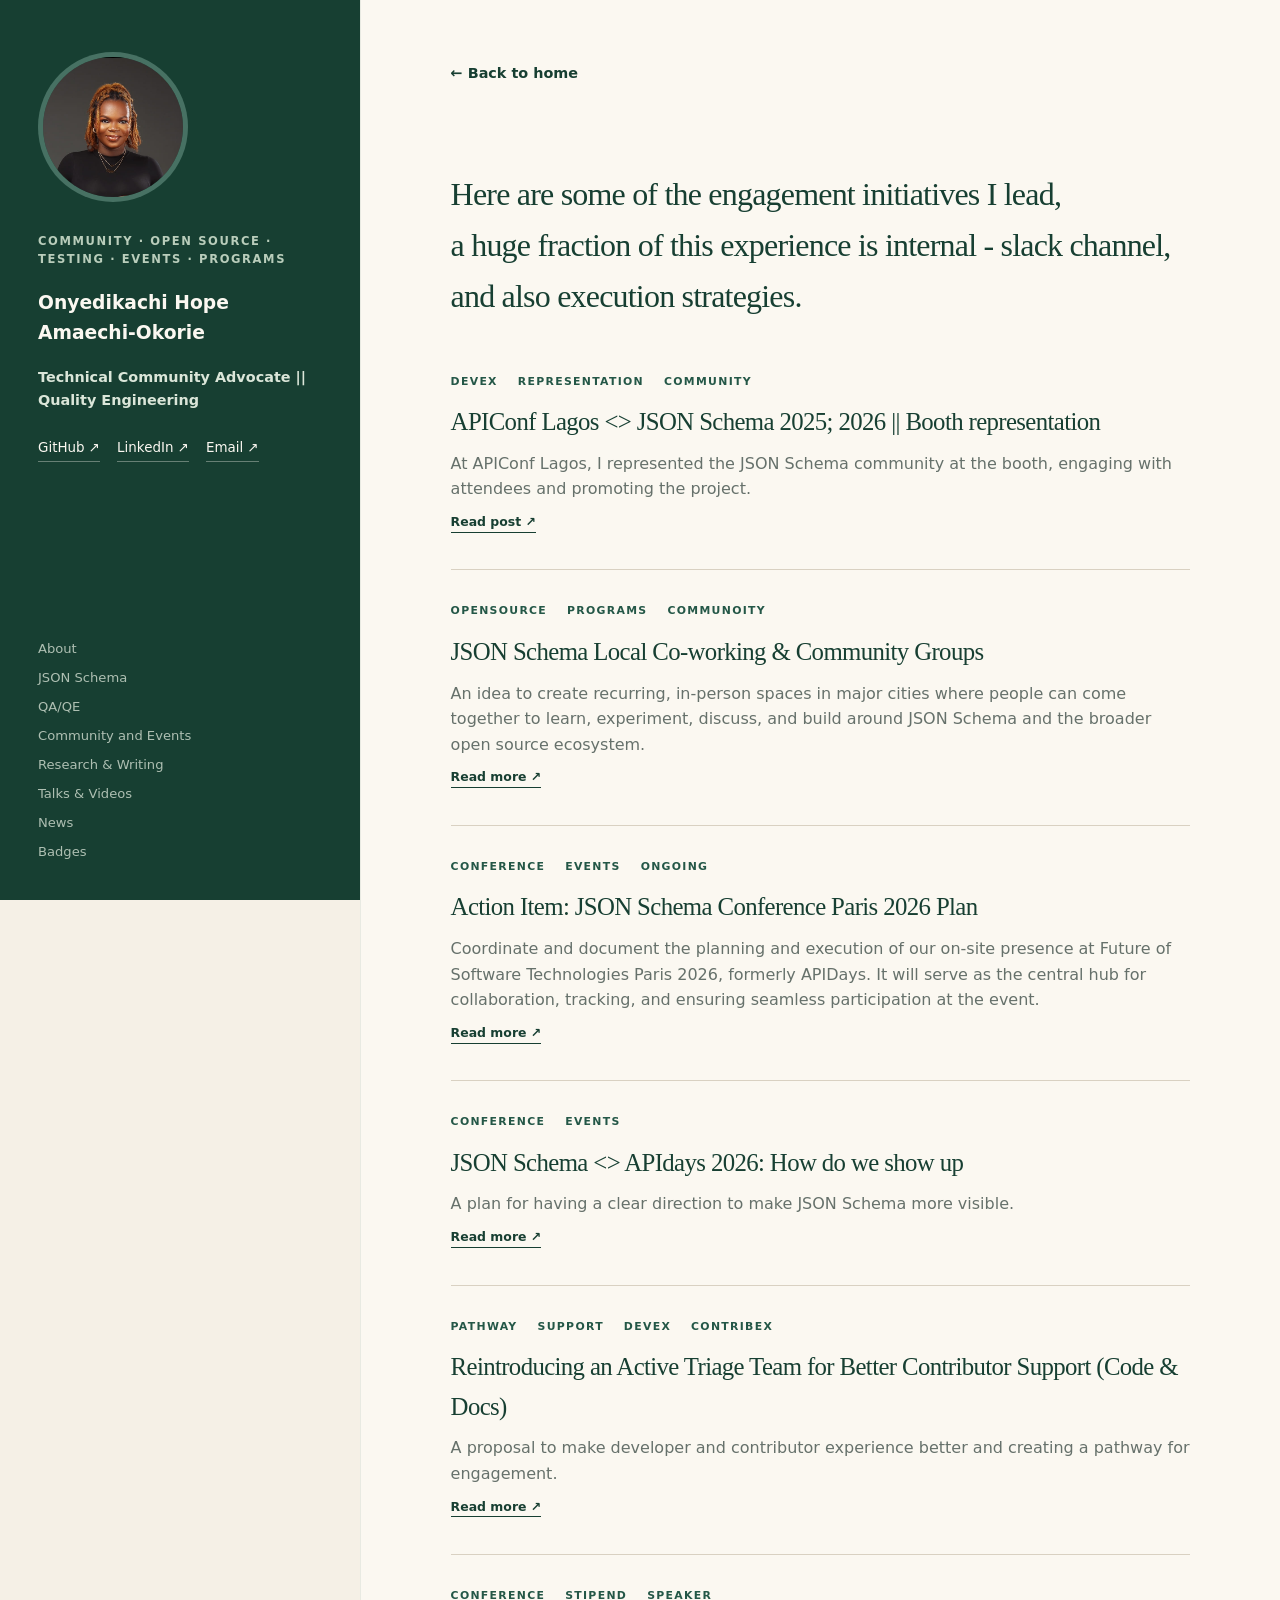
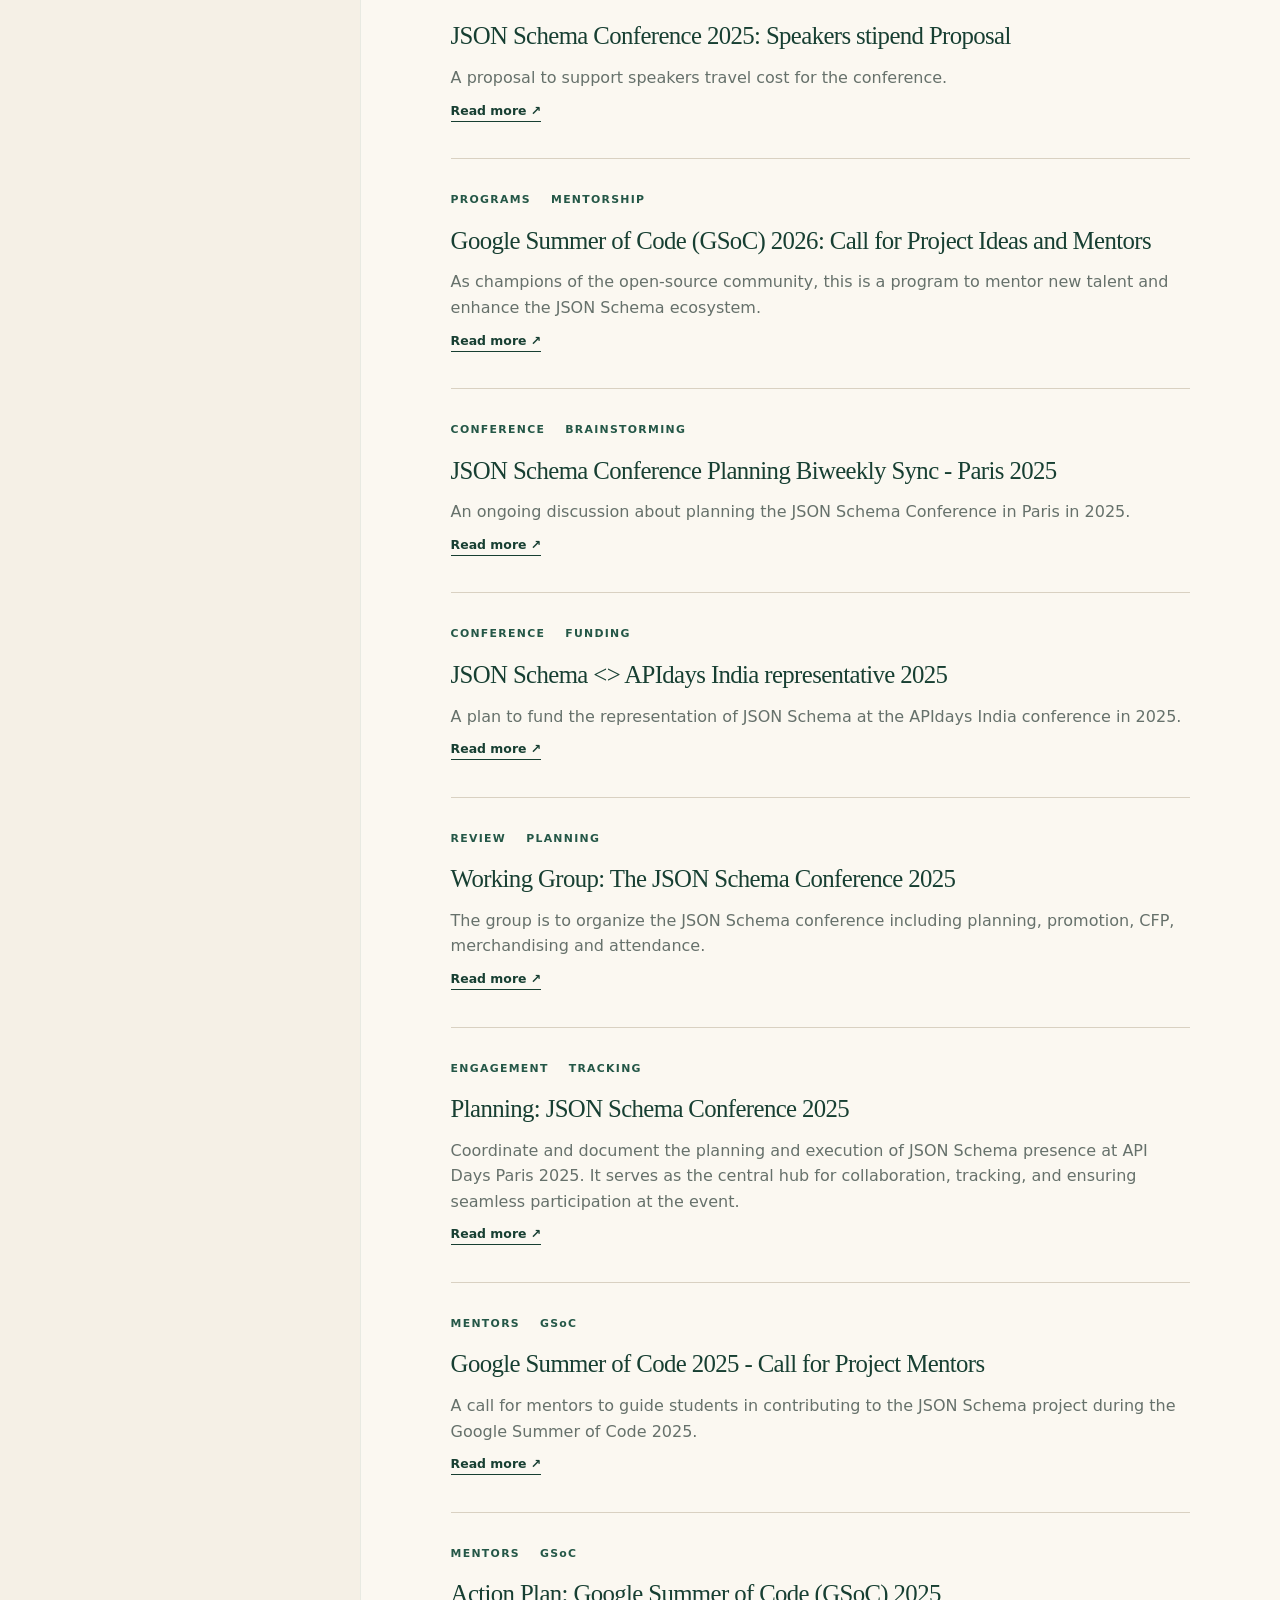
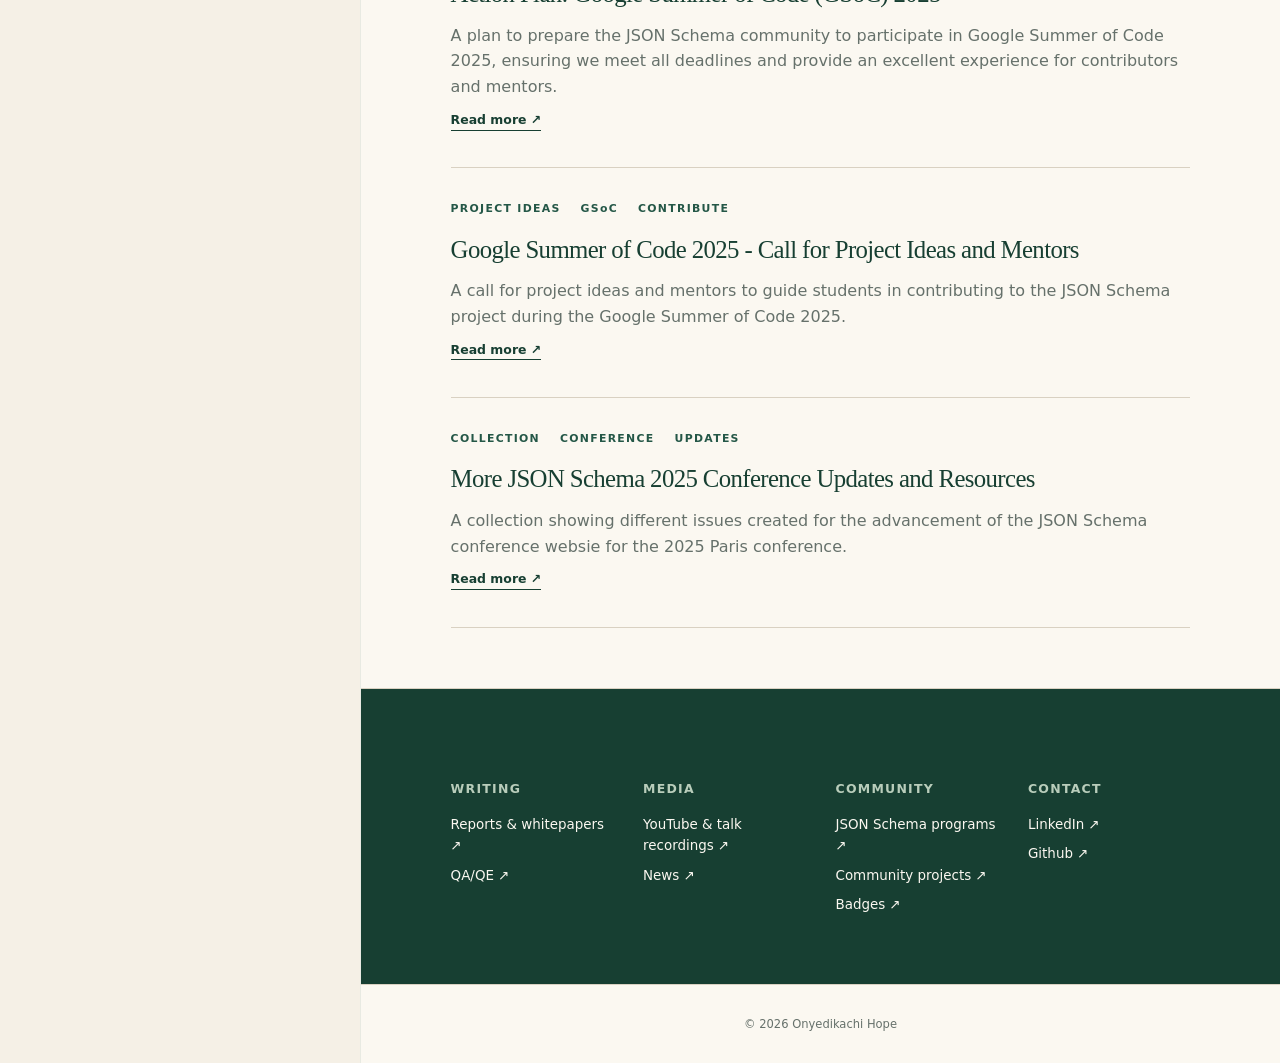
<file: json-schema.html>
<!DOCTYPE html>
<html lang="en">

<head>
  <meta charset="UTF-8">
  <meta name="viewport" content="width=device-width, initial-scale=1.0">
  <meta name="description"
    content="Portfolio of Onyedikachi Hope — community, developer relations, open source, research, writing, and ecosystem work.">
  <title>Onyedikachi Hope Amaechi-Okorie — Technical Community Advocate</title>
  <link rel="stylesheet" href="style.css">
</head>

<body>
  <div class="site-shell">

    <aside class="sidebar">
      <div class="profile">
        <a href="index.html" class="profile-home" aria-label="Go to home"> 
        <img class="profile-photo" src="assets/profile.jpg" alt="Onyedikachi Hope">

        <p class="eyebrow">COMMUNITY · OPEN SOURCE · Testing · EVENTS · PROGRAMS</p>
        <h3>Onyedikachi Hope Amaechi-Okorie</h3>
        <p class="role">Technical Community Advocate || Quality Engineering </p>
        </a>

        <nav class="social-links" aria-label="Social links">
          <a href="https://github.com/Honyii" target="_blank" rel="noreferrer">GitHub ↗</a>
          <a href="https://www.linkedin.com/in/amaechihope/" target="_blank" rel="noreferrer">LinkedIn ↗</a>
          <a href="mailto:amaechihope20@gmail.com">Email ↗</a>
        </nav>
      </div>

      <nav class="page-nav" aria-label="Page navigation">
         <a href="index.html#about">About</a>
        <a href="index.html#json-schema">JSON Schema</a>
        <a href="index.html#qa/qe">QA/QE</a>
        <a href="index.html#community-and-events">Community and Events</a>       
        <a href="index.html#research">Research & Writing</a>
        <a href="index.html#talks">Talks & Videos</a>
        <a href="index.html#news">News</a>
        <a href="index.html#badges">Badges</a>
      </nav>

    </aside>


    <main class="content">
        
        <section class="section inner-schema">
            <a class="back-link" href="./index.html#json-schema">← Back to home</a>
         <article class="work-item ">
            <h3>Here are some of the engagement initiatives I lead, <br>
                a huge fraction of this experience is internal - slack channel, and also execution strategies.</h3>
            <div class="work-meta json-first"><span>DEVEX</span><span>REPRESENTATION</span><span>COMMUNITY</span></div>
            <h4>APIConf Lagos <> JSON Schema 2025; 2026 || Booth representation</h4>
            <p>At APIConf Lagos, I represented the JSON Schema community at the booth, engaging with attendees and promoting the project.</p>
            <a class="text-link" href="https://www.linkedin.com/posts/jsonschema_apidayslagos-apiconflagos-apicommunity-activity-7352411568942329857-145v/" target="_blank">Read post ↗</a>
          </article>
          <article class="work-item">
            <div class="work-meta"><span>OPENSOURCE</span><span>PROGRAMS</span><span>COMMUNOITY</span></div>
            <h4>JSON Schema Local Co-working & Community Groups</h4>
            <p>An idea to create recurring, in-person spaces in major cities where people can come together to learn, experiment, discuss, 
                and build around JSON Schema and the broader open source ecosystem.</p>
            <a class="text-link" href="https://github.com/json-schema-org/TSC/issues/39" target="_blank">Read more ↗</a>
          </article>
           <article class="work-item">
            <div class="work-meta"><span>CONFERENCE</span><span>EVENTS</span><span>ONGOING</span></div>
            <h4>Action Item: JSON Schema Conference Paris 2026 Plan</h4>
            <p> Coordinate and document the planning and execution of our on-site presence at Future of Software Technologies Paris 2026, formerly APIDays. 
                It will serve as the central hub for collaboration, tracking, and ensuring seamless participation at the event.</p>
            <a class="text-link" href="https://github.com/json-schema-org/community/issues/1041" target="_blank">Read more ↗</a>
          </article>
           <article class="work-item">
            <div class="work-meta"><span>CONFERENCE</span><span>EVENTS</span></div>
            <h4>JSON Schema <> APIdays 2026: How do we show up</h4>
            <p> A plan for having a clear direction to make JSON Schema more visible.</p>
            <a class="text-link" href="https://github.com/json-schema-org/TSC/issues/36" target="_blank">Read more ↗</a>
          </article>
          <article class="work-item">
            <div class="work-meta"><span>PATHWAY</span><span>SUPPORT</span><span>DEVEX</span><span>CONTRIBEX</span></div>
            <h4>Reintroducing an Active Triage Team for Better Contributor Support (Code & Docs)</h4>
            <p> A proposal to make developer and contributor experience better and creating a pathway for engagement.</p>
            <a class="text-link" href="https://github.com/json-schema-org/TSC/issues/34" target="_blank">Read more ↗</a>
          </article>
          <article class="work-item">
            <div class="work-meta"><span>CONFERENCE</span><span>STIPEND</span><span>SPEAKER</span></div>
            <h4>JSON Schema Conference 2025: Speakers stipend Proposal</h4>
            <p> A proposal to support speakers travel cost for the conference.</p>
            <a class="text-link" href="https://github.com/json-schema-org/TSC/issues/31" target="_blank">Read more ↗</a>
          </article>
          <article class="work-item">
            <div class="work-meta"><span>PROGRAMS</span><span>MENTORSHIP</span></div>
            <h4>Google Summer of Code (GSoC) 2026: Call for Project Ideas and Mentors</h4>
            <p>As champions of the open-source community, this is a program to mentor new talent and enhance the JSON Schema ecosystem. </p>
            <a class="text-link" href="https://github.com/json-schema-org/community/issues/964" target="_blank">Read more ↗</a>
          </article>
          <article class="work-item">
            <div class="work-meta"><span>CONFERENCE</span><span>BRAINSTORMING</span></div>
            <h4>JSON Schema Conference Planning Biweekly Sync - Paris 2025</h4>
            <p>An ongoing discussion about planning the JSON Schema Conference in Paris in 2025.</p>
            <a class="text-link" href="https://github.com/json-schema-org/community/issues/940" target="_blank">Read more ↗</a>
          </article>
          <article class="work-item">
            <div class="work-meta"><span>CONFERENCE</span><span>FUNDING</span></div>
            <h4>JSON Schema <> APIdays India representative 2025</h4>
            <p>A plan to fund the representation of JSON Schema at the APIdays India conference in 2025.</p>
            <a class="text-link" href="https://github.com/json-schema-org/community/issues/936" target="_blank">Read more ↗</a>
          </article>
          <article class="work-item">
            <div class="work-meta"><span>REVIEW</span><span>PLANNING</span></div>
            <h4>Working Group: The JSON Schema Conference 2025</h4>
            <p>The group is to organize the JSON Schema conference including planning, promotion, CFP, merchandising 
                and attendance.</p>
            <a class="text-link" href="https://github.com/json-schema-org/community/issues/935" target="_blank">Read more ↗</a>
          </article>
          <article class="work-item">
            <div class="work-meta"><span>ENGAGEMENT</span><span>TRACKING</span></div>
            <h4>Planning: JSON Schema Conference 2025</h4>
            <p>Coordinate and document the planning and execution of JSON Schema presence at API Days Paris 2025. 
                It serves as the central hub for collaboration, tracking, and ensuring seamless participation at the event.</p>
            <a class="text-link" href="https://github.com/json-schema-org/community/issues/933" target="_blank">Read more ↗</a>
          </article>
          <article class="work-item">
            <div class="work-meta"><span>MENTORS</span><span>GSoC</span></div>
            <h4>Google Summer of Code 2025 - Call for Project Mentors</h4>
            <p>A call for mentors to guide students in contributing to the JSON Schema project during the Google Summer of Code 2025.</p>
            <a class="text-link" href="https://github.com/json-schema-org/community/issues/883" target="_blank">Read more ↗</a>
          </article>
          <article class="work-item">
            <div class="work-meta"><span>MENTORS</span><span>GSoC</span></div>
            <h4>Action Plan: Google Summer of Code (GSoC) 2025</h4>
            <p> A plan to prepare the JSON Schema community to participate in Google Summer of Code 2025, 
                ensuring we meet all deadlines and provide an excellent experience for contributors and mentors.</p>
            <a class="text-link" href="https://github.com/json-schema-org/community/issues/852" target="_blank">Read more ↗</a>
          </article>
            <article class="work-item">
            <div class="work-meta"><span>PROJECT IDEAS</span><span>GSoC</span><span>CONTRIBUTE</span></div>
            <h4>Google Summer of Code 2025 - Call for Project Ideas and Mentors</h4>
            <p> A call for project ideas and mentors to guide students in contributing to the JSON Schema project during the Google Summer of Code 2025.</p>
            <a class="text-link" href="https://github.com/json-schema-org/community/issues/851" target="_blank">Read more ↗</a>
          </article>
          <article class="work-item">
            <div class="work-meta"><span>COLLECTION</span><span>CONFERENCE</span><span>UPDATES</span></div>
            <h4> More JSON Schema 2025 Conference Updates and Resources</h4>
            <p> A collection showing different issues created for the advancement of the JSON Schema conference websie for the 2025 Paris conference.</p>
            <a class="text-link" href="https://github.com/json-schema-org/conference/issues?q=is%3Aissue%20state%3Aclosed%20author%3AHonyii" target="_blank">Read more ↗</a>
          </article>
          </section>

          <section class="section index-section">
        
        <div class="index-columns">
          <div>
            <h3>Writing</h3>
            <a href="research.html">Reports & whitepapers ↗</a>
             <a href="qa.html">QA/QE ↗</a>
          </div>
          <div>
            <h3>Media</h3>
            <a href="talks.html">YouTube & talk recordings ↗</a>
            <a href="news.html">News ↗</a>
          </div>

          <div>
            <h3>Community</h3>
            <a href="json-schema.html">JSON Schema programs ↗</a>
            <a href="community.html">Community projects ↗</a>
            <a href="badges.html">Badges ↗</a>
          </div>
          <div>
            <h3>Contact</h3>
            <a href="https://www.linkedin.com/in/onyedikachihope/" target="_blank" rel="noreferrer">LinkedIn ↗</a>
            <a href="https://github.com/onyedikachihope" target="_blank" rel="noreferrer">Github ↗</a>
            
          </div>
        </div>
      </section>

      <footer>
        <p>© 2026 Onyedikachi Hope</p>
      </footer>
    </main>
</file>
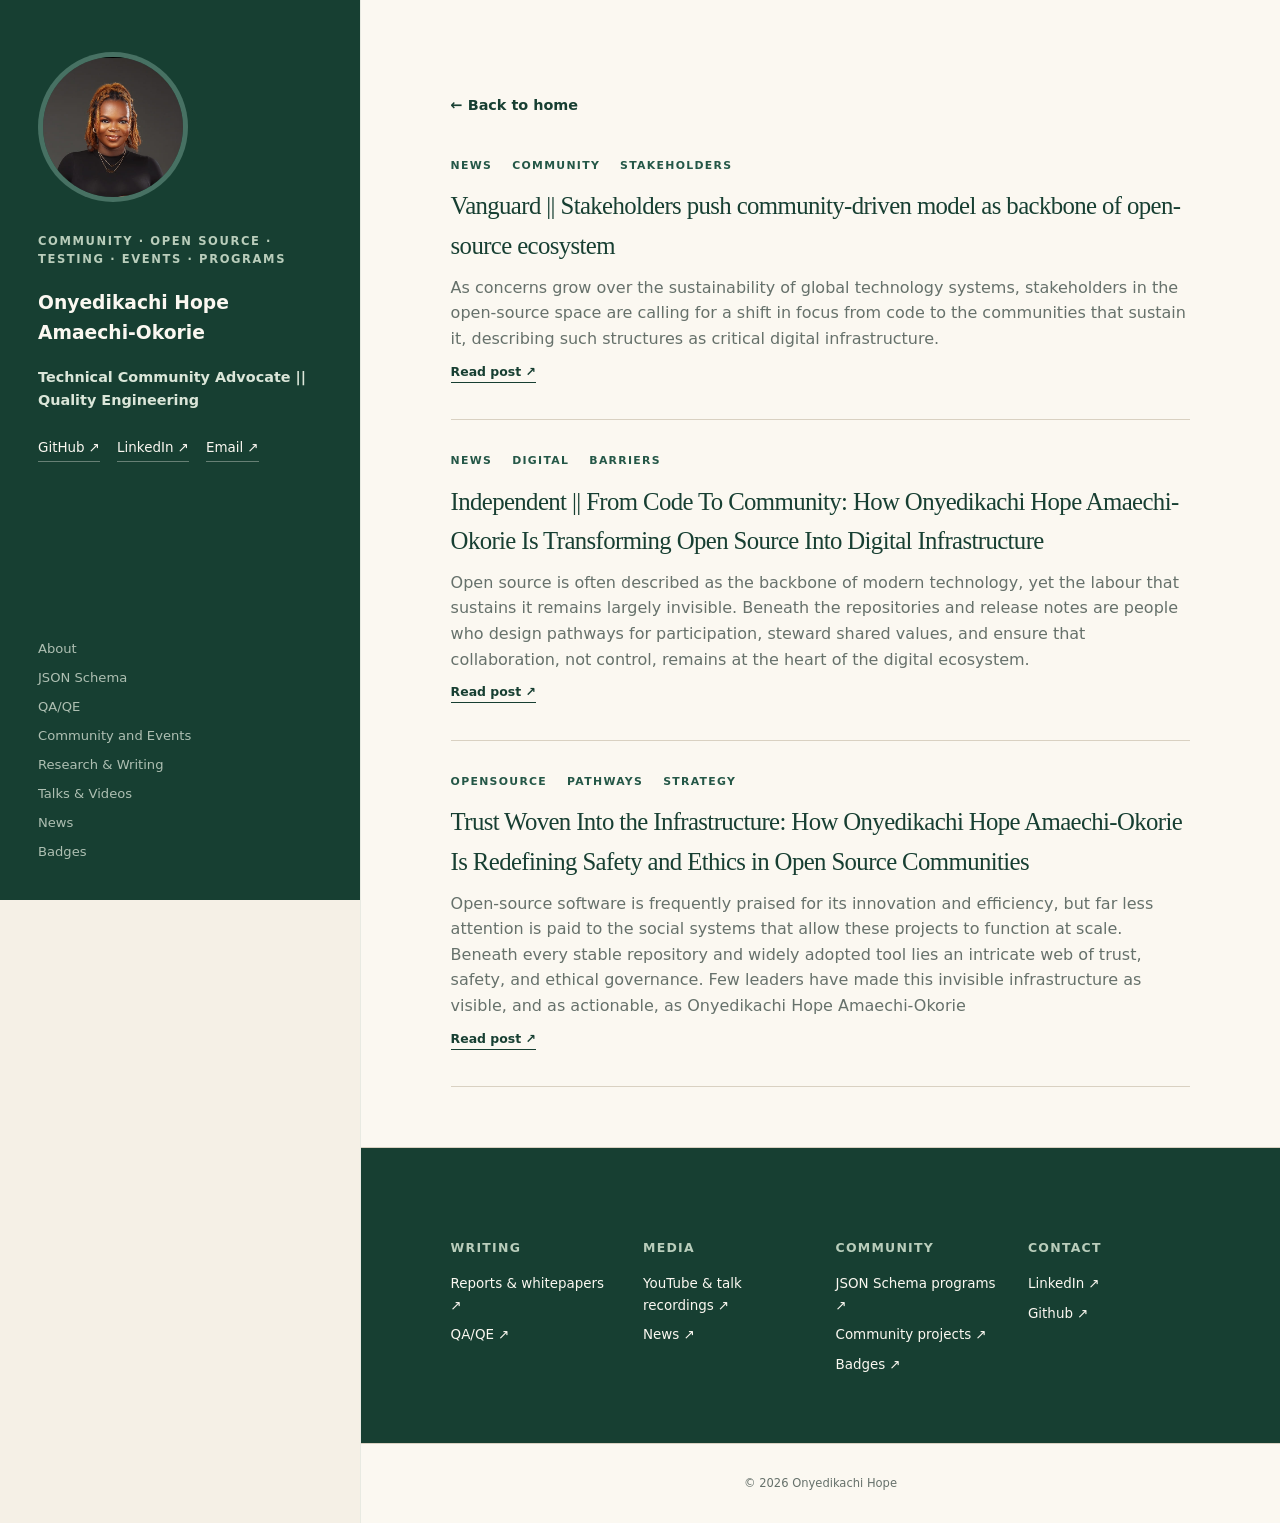
<file: news.html>
<!DOCTYPE html>
<html lang="en">

<head>
  <meta charset="UTF-8">
  <meta name="viewport" content="width=device-width, initial-scale=1.0">
  <meta name="description"
    content="Portfolio of Onyedikachi Hope — community, developer relations, open source, research, writing, and ecosystem work.">
  <title>Onyedikachi Hope Amaechi-Okorie — Technical Community Advocate</title>
  <link rel="stylesheet" href="style.css">
</head>

<body>
  <div class="site-shell">

    <aside class="sidebar">
      <div class="profile">
        <a href="index.html" class="profile-home" aria-label="Go to home"> 
        <img class="profile-photo" src="assets/profile.jpg" alt="Onyedikachi Hope">

        <p class="eyebrow">COMMUNITY · OPEN SOURCE · Testing · EVENTS · PROGRAMS</p>
        <h3>Onyedikachi Hope Amaechi-Okorie</h3>
        <p class="role">Technical Community Advocate || Quality Engineering </p>
        </a>

        <nav class="social-links" aria-label="Social links">
          <a href="https://github.com/Honyii" target="_blank" rel="noreferrer">GitHub ↗</a>
          <a href="https://www.linkedin.com/in/amaechihope/" target="_blank" rel="noreferrer">LinkedIn ↗</a>
          <a href="mailto:amaechihope20@gmail.com">Email ↗</a>
        </nav>
      </div>

      <nav class="page-nav" aria-label="Page navigation">
        <a href="index.html#about">About</a>
        <a href="index.html#json-schema">JSON Schema</a>
        <a href="index.html#qa/qe">QA/QE</a>
        <a href="index.html#community-and-events">Community and Events</a>       
        <a href="index.html#research">Research & Writing</a>
        <a href="index.html#talks">Talks & Videos</a>
        <a href="index.html#news">News</a>
        <a href="index.html#badges">Badges</a>
      </nav>

    </aside>


    <main class="content">
        <section class="section inner-schema">
            <article class="work-item">
            <a class="back-link" href="index.html#news">← Back to home</a>
            <div class="work-meta"><span>NEWS</span><span>COMMUNITY</span><span>STAKEHOLDERS</span></div>
            <h4>Vanguard || Stakeholders push community-driven model as backbone of open-source ecosystem</h4>
            <p>As concerns grow over the sustainability of global technology systems, stakeholders in the open-source space are calling for a shift in focus from code to the communities that sustain it, describing 
                such structures as critical digital infrastructure.</p>
            <a class="text-link" href="https://www.vanguardngr.com/2026/03/stakeholders-push-community-driven-model-as-backbone-of-open-source-ecosystem/" target="_blank">Read post ↗</a>
          </article>
          <article class="work-item">
            <div class="work-meta"><span>NEWS</span><span>DIGITAL</span><span>BARRIERS</span></div>
            <h4>Independent || From Code To Community: How Onyedikachi Hope Amaechi-Okorie Is Transforming Open Source Into Digital Infrastructure</h4>
            <p>Open source is often described as the backbone of modern technology, yet the labour that sustains it remains largely invisible.
                Beneath the repositories and release notes are people who design pathways for participation, steward shared values, and ensure that collaboration, not control, remains at the heart of the digital ecosystem.</p>
            <a class="text-link" href="https://independent.ng/from-code-to-community-how-onyedikachi-hope-amaechi-okorie-is-transforming-open-source-into-digital-infrastructure/#google_vignette" target="_blank">Read post ↗</a>
          </article>
          <article class="work-item">
            <div class="work-meta"><span>OPENSOURCE</span><span>PATHWAYS</span><span>STRATEGY</span></div>
            <h4>Trust Woven Into the Infrastructure: How Onyedikachi Hope Amaechi-Okorie Is Redefining Safety and Ethics in Open Source Communities</h4>
            <p>Open-source software is frequently praised for its innovation and efficiency, but far less attention is paid to the social systems that 
                allow these  projects to function at scale. Beneath every stable repository and widely adopted tool lies an intricate web of trust, 
                safety, and ethical governance. Few leaders have made this invisible infrastructure as visible, and as actionable, as Onyedikachi Hope Amaechi-Okorie</p>
            <a class="text-link" href="https://techtrends.africa/how-onyedikachi-hope-amaechi-okorie-is-redefining-safety-and-ethics-in-open-source-communities/" target="_blank">Read post ↗</a>
          </article>
          </section>

          <section class="section index-section">
        
        <div class="index-columns">
          <div>
            <h3>Writing</h3>
            <a href="research.html">Reports & whitepapers ↗</a>
             <a href="qa.html">QA/QE ↗</a>
          </div>
          <div>
            <h3>Media</h3>
            <a href="talks.html">YouTube & talk recordings ↗</a>
            <a href="news.html">News ↗</a>
          </div>

          <div>
            <h3>Community</h3>
            <a href="json-schema.html">JSON Schema programs ↗</a>
            <a href="community.html">Community projects ↗</a>
            <a href="badges.html">Badges ↗</a>
          </div>
          <div>
            <h3>Contact</h3>
            <a href="https://www.linkedin.com/in/onyedikachihope/" target="_blank" rel="noreferrer">LinkedIn ↗</a>
            <a href="https://github.com/onyedikachihope" target="_blank" rel="noreferrer">Github ↗</a>
            
          </div>
        </div>
      </section>

      <footer>
        <p>© 2026 Onyedikachi Hope</p>
      </footer>
    </main>
</file>
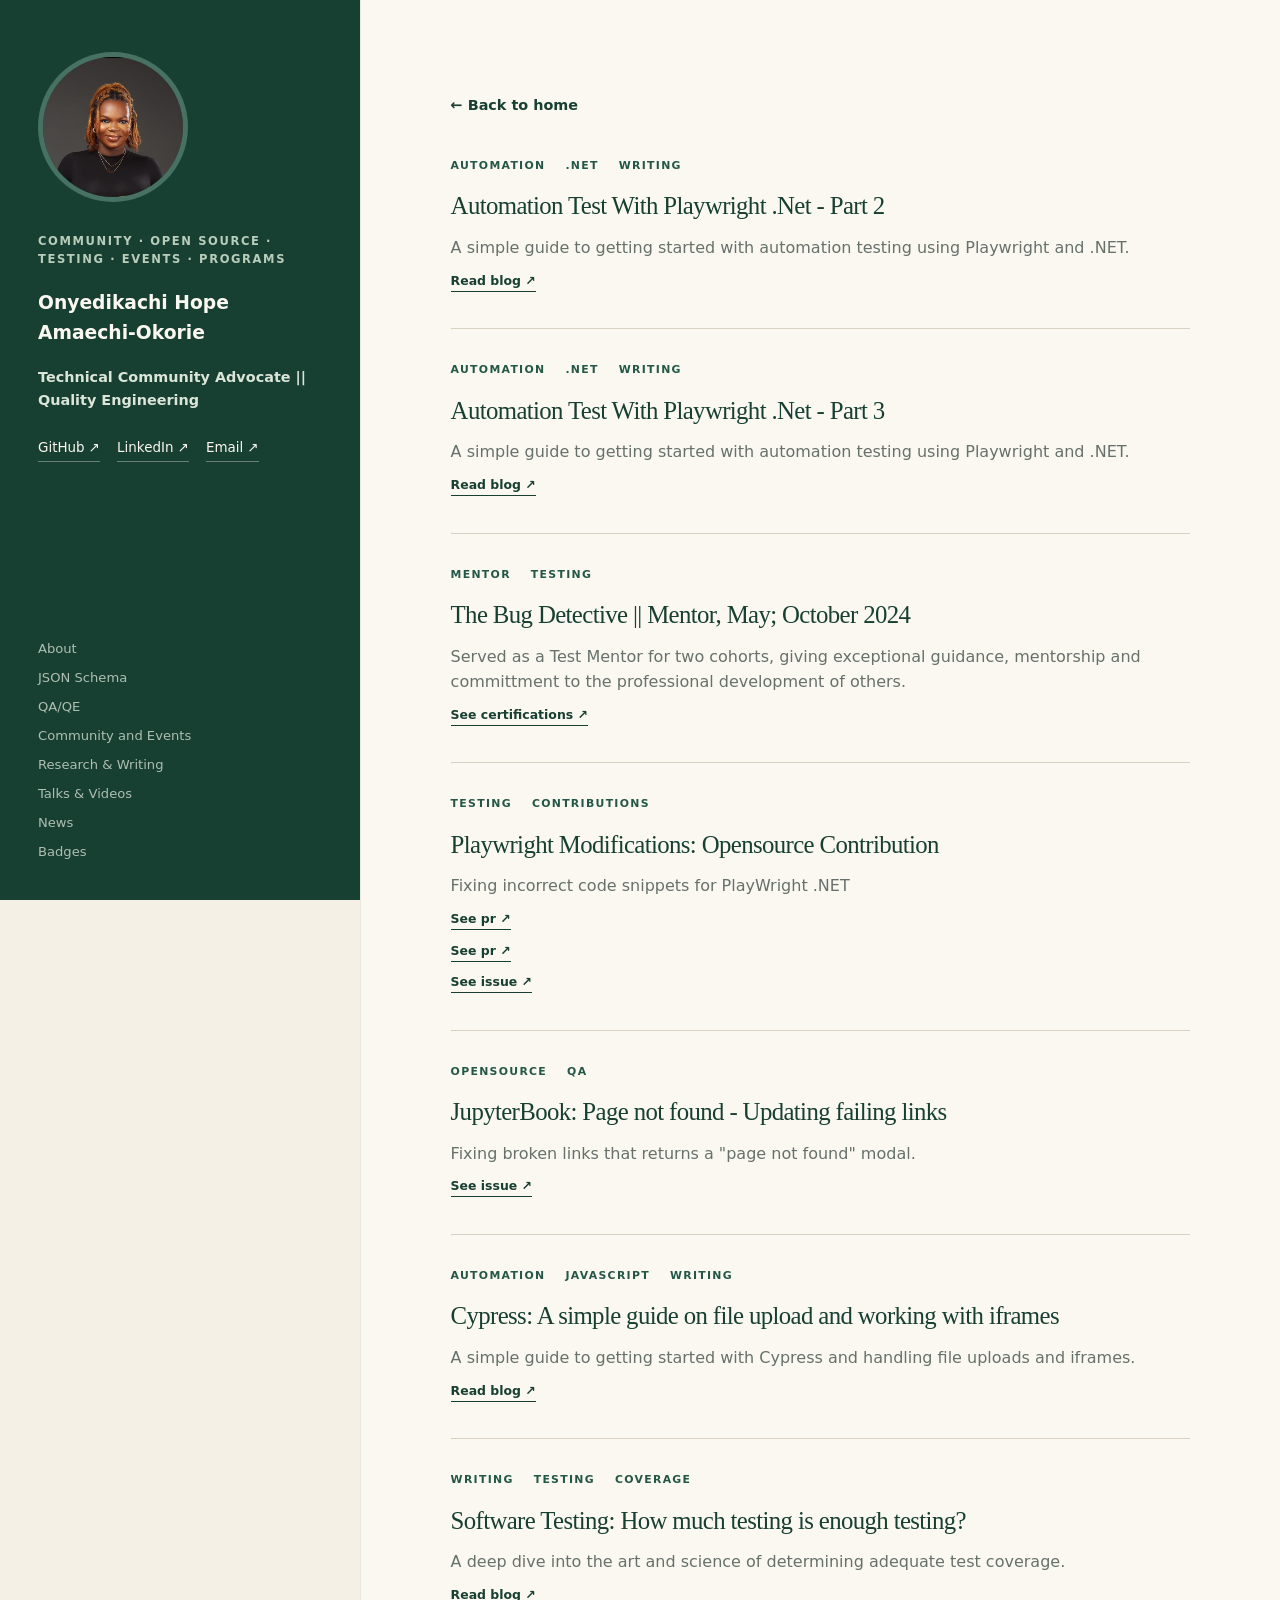
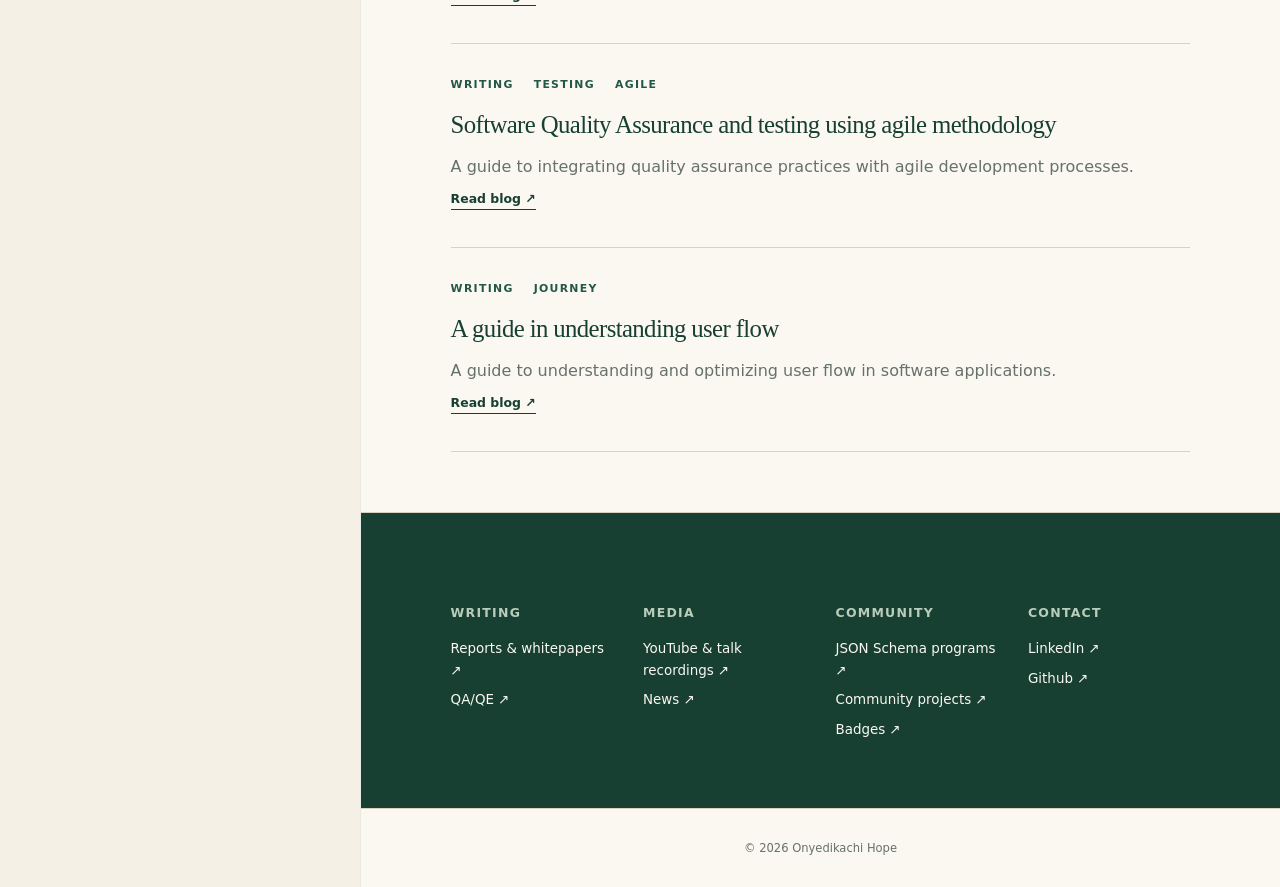
<file: qa.html>
<!DOCTYPE html>
<html lang="en">

<head>
  <meta charset="UTF-8">
  <meta name="viewport" content="width=device-width, initial-scale=1.0">
  <meta name="description"
    content="Portfolio of Onyedikachi Hope — community, developer relations, open source, research, writing, and ecosystem work.">
  <title>Onyedikachi Hope Amaechi-Okorie — Technical Community Advocate</title>
  <link rel="stylesheet" href="style.css">
</head>

<body>
  <div class="site-shell">

    <aside class="sidebar">
      <div class="profile">
        <a href="index.html" class="profile-home" aria-label="Go to home"> 
        <img class="profile-photo" src="assets/profile.jpg" alt="Onyedikachi Hope">

        <p class="eyebrow">COMMUNITY · OPEN SOURCE · Testing · EVENTS · PROGRAMS</p>
        <h3>Onyedikachi Hope Amaechi-Okorie</h3>
        <p class="role">Technical Community Advocate || Quality Engineering </p>
        </a>

        <nav class="social-links" aria-label="Social links">
          <a href="https://github.com/Honyii" target="_blank" rel="noreferrer">GitHub ↗</a>
          <a href="https://www.linkedin.com/in/amaechihope/" target="_blank" rel="noreferrer">LinkedIn ↗</a>
          <a href="mailto:amaechihope20@gmail.com">Email ↗</a>
        </nav>
      </div>

      <nav class="page-nav" aria-label="Page navigation">
        <a href="index.html#about">About</a>
        <a href="index.html#json-schema">JSON Schema</a>
        <a href="index.html#qa/qe">QA/QE</a>
        <a href="index.html#community-and-events">Community and Events</a>       
        <a href="index.html#research">Research & Writing</a>
        <a href="index.html#talks">Talks & Videos</a>
        <a href="index.html#news">News</a>
        <a href="index.html#badges">Badges</a>
      </nav>

    </aside>


    <main class="content">
        <section class="section inner-schema">
            <article class="work-item">
            <a class="back-link" href="index.html#qa/qe">← Back to home</a>
            <div class="work-meta"><span>AUTOMATION</span><span>.NET</span><span>WRITING</span></div>
            <h4>Automation Test With Playwright .Net - Part 2</h3>
            <p>A simple guide to getting started with automation testing using Playwright and .NET.</p>
            <a class="text-link" href="https://amaechi.hashnode.dev/part-2-automation-tests-with-playwright-net">Read blog  ↗</a>
          </article>
          <article class="work-item">
           <div class="work-meta"><span>AUTOMATION</span><span>.NET</span><span>WRITING</span></div>
            <h4>Automation Test With Playwright .Net - Part 3</h3>
            <p>A simple guide to getting started with automation testing using Playwright and .NET.</p>
            <a class="text-link" href="https://amaechi.hashnode.dev/part-3-automation-test-with-playwright-net">Read blog  ↗</a>
          </article>
          <article class="work-item">
            <div class="work-meta"><span>MENTOR</span><span>TESTING</span></div>
            <h4>The Bug Detective || Mentor, May; October 2024</h4>
            <p>Served as a Test Mentor for two cohorts, giving exceptional guidance, mentorship and committment to the professional development of others.</p>
            <a class="text-link" href="https://drive.google.com/drive/folders/1wyr2-HlSpnK93K7Y19nwDHdIszYnTg1l?usp=sharing" target="_blank">See certifications ↗</a> 
          </article>
          <article class="work-item">
            <div class="work-meta"><span>TESTING</span><span>CONTRIBUTIONS</span></div>
            <h4>Playwright Modifications: Opensource Contribution</h4>
            <p>Fixing incorrect code snippets for PlayWright .NET</p>
            <a class="text-link" href="https://github.com/microsoft/playwright/pull/33622" target="_blank">See pr ↗</a> <br>
            <a class="text-link" href="https://github.com/microsoft/playwright/pull/33153" target="_blank">See pr ↗</a> <br>
            <a class="text-link" href="https://github.com/microsoft/playwright-dotnet/issues/2994" target="_blank">See issue ↗</a> <br>
          </article>
           <article class="work-item">
            <div class="work-meta"><span>OPENSOURCE</span><span>QA</span></div>
            <h4>JupyterBook: Page not found - Updating failing links</h4>
            <p>Fixing broken links that returns a "page not found" modal.</p>
            <a class="text-link" href="https://github.com/jupyter-book/jupyterbook.org/issues/11" target="_blank">See issue ↗</a> <br>
          </article>
           <article class="work-item">
           <div class="work-meta"><span>AUTOMATION</span><span>JAVASCRIPT</span><span>WRITING</span></div>
            <h4>Cypress: A simple guide on file upload and working with iframes</h3>
            <p>A simple guide to getting started with Cypress and handling file uploads and iframes.</p>
            <a class="text-link" href="https://amaechihope.medium.com/cypress-a-simple-guide-on-file-upload-and-working-with-iframes-e30080967bfd">Read blog  ↗</a>
          </article>
          <article class="work-item">
            <div class="work-meta"><span>WRITING</span><span>TESTING</span><span>COVERAGE</span></div>
            <h4>Software Testing: How much testing is enough testing?</h4>
            <p>A deep dive into the art and science of determining adequate test coverage.</p>
            <a class="text-link" href="https://medium.com/tech-notions/software-testing-how-much-testing-is-enough-9d7560f30144" target="_blank">Read blog  ↗</a> 
          </article>
           <article class="work-item">
            <div class="work-meta"><span>WRITING</span><span>TESTING</span><span>AGILE</span></div>
            <h4>Software Quality Assurance and testing using agile methodology</h4>
            <p>A guide to integrating quality assurance practices with agile development processes.</p>
            <a class="text-link" href="https://amaechihope.medium.com/software-quality-assurance-and-testing-using-agile-methodology-8b5bc2b64e85" target="_blank">Read blog  ↗</a> 
          </article>
           <article class="work-item">
            <div class="work-meta"><span>WRITING</span><span>JOURNEY</span></div>
            <h4>A guide in understanding user flow</h4>
            <p>A guide to understanding and optimizing user flow in software applications.</p>
            <a class="text-link" href="https://amaechihope.medium.com/user-flow-b4fe721c510b" target="_blank">Read blog  ↗</a> 
          </article>
          </section>

          <section class="section index-section">
        
        <div class="index-columns">
          <div>
            <h3>Writing</h3>
            <a href="research.html">Reports & whitepapers ↗</a>
            <a href="qa.html">QA/QE ↗</a>
          </div>
          <div>
            <h3>Media</h3>
            <a href="talks.html">YouTube & talk recordings ↗</a>
            <a href="news.html">News ↗</a>
          </div>

          <div>
            <h3>Community</h3>
            <a href="json-schema.html">JSON Schema programs ↗</a>
            <a href="community.html">Community projects ↗</a>
            <a href="badges.html">Badges ↗</a>
          </div>
          <div>
            <h3>Contact</h3>
            <a href="https://www.linkedin.com/in/onyedikachihope/" target="_blank" rel="noreferrer">LinkedIn ↗</a>
            <a href="https://github.com/onyedikachihope" target="_blank" rel="noreferrer">Github ↗</a>
            
          </div>
        </div>
      </section>

      <footer>
        <p>© 2026 Onyedikachi Hope</p>
      </footer>
    </main>
</file>
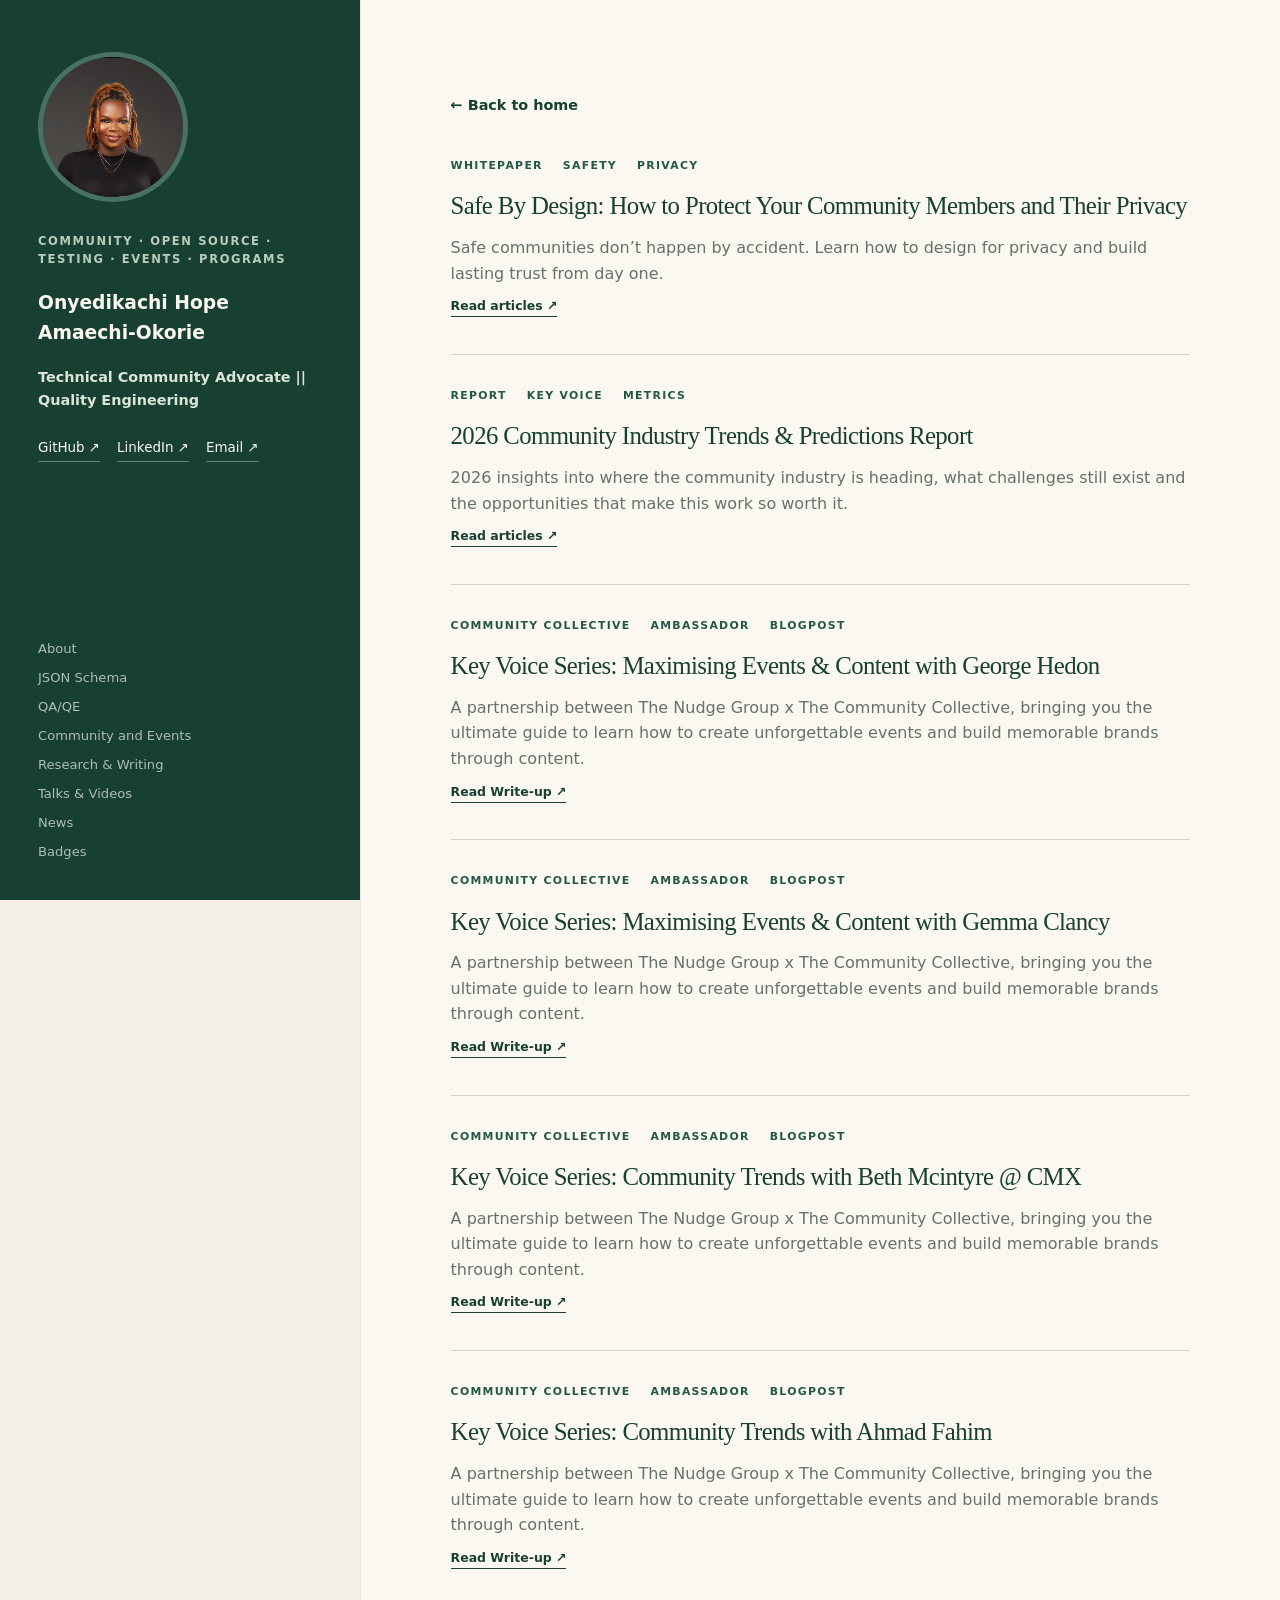
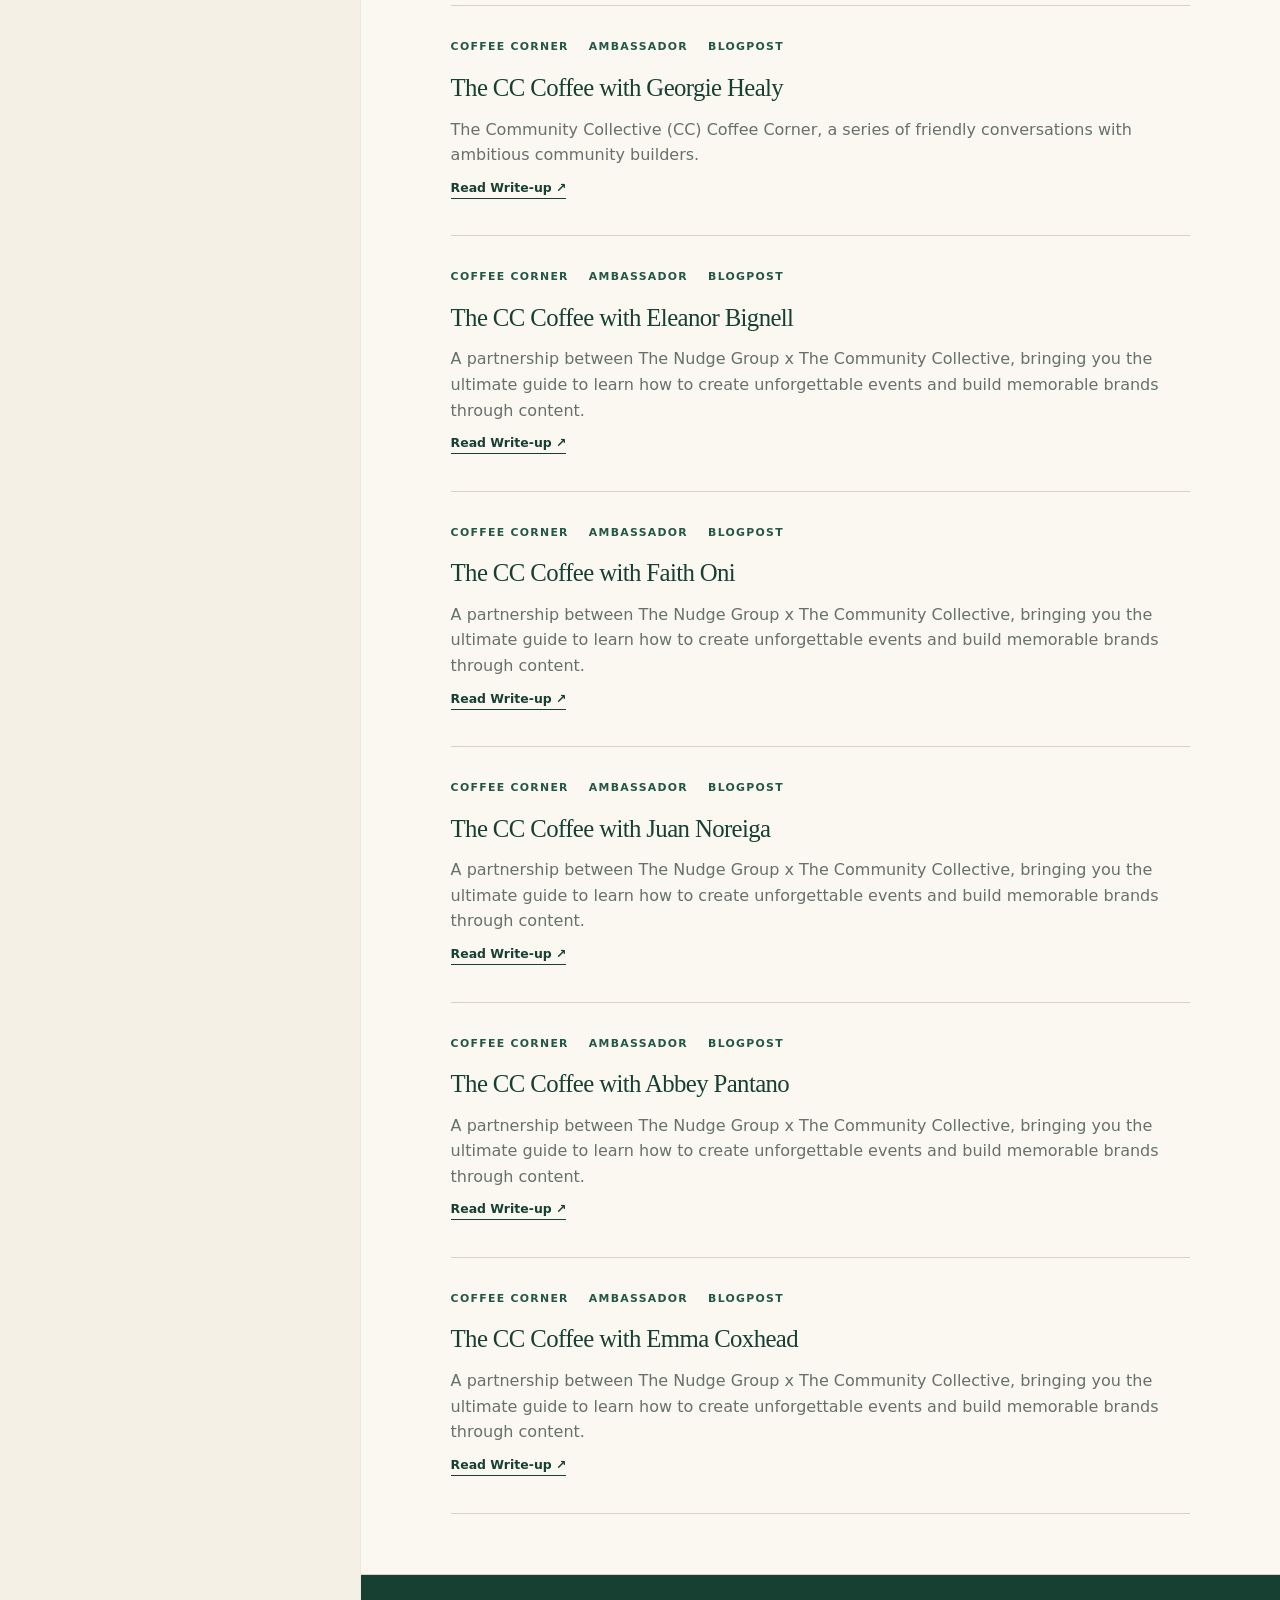
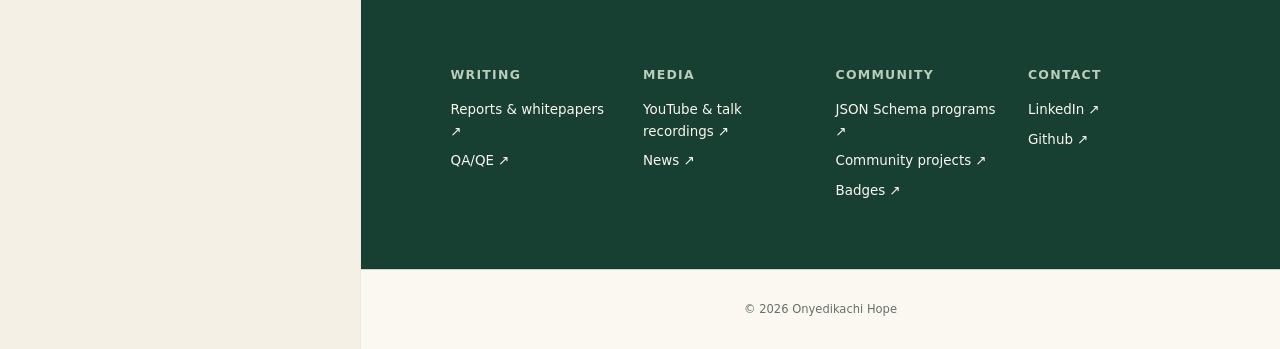
<file: research.html>
<!DOCTYPE html>
<html lang="en">

<head>
  <meta charset="UTF-8">
  <meta name="viewport" content="width=device-width, initial-scale=1.0">
  <meta name="description"
    content="Portfolio of Onyedikachi Hope — community, developer relations, open source, research, writing, and ecosystem work.">
  <title>Onyedikachi Hope Amaechi-Okorie — Technical Community Advocate</title>
  <link rel="stylesheet" href="style.css">
</head>

<body>
  <div class="site-shell">

    <aside class="sidebar">
      <div class="profile">
        <a href="index.html" class="profile-home" aria-label="Go to home"> 
        <img class="profile-photo" src="assets/profile.jpg" alt="Onyedikachi Hope">

        <p class="eyebrow">COMMUNITY · OPEN SOURCE · Testing · EVENTS · PROGRAMS</p>
        <h3>Onyedikachi Hope Amaechi-Okorie</h3>
        <p class="role">Technical Community Advocate || Quality Engineering </p>
        </a>

        <nav class="social-links" aria-label="Social links">
          <a href="https://github.com/Honyii" target="_blank" rel="noreferrer">GitHub ↗</a>
          <a href="https://www.linkedin.com/in/amaechihope/" target="_blank" rel="noreferrer">LinkedIn ↗</a>
          <a href="mailto:amaechihope20@gmail.com">Email ↗</a>
        </nav>
      </div>

      <nav class="page-nav" aria-label="Page navigation">
       <a href="index.html#about">About</a>
        <a href="index.html#json-schema">JSON Schema</a>
        <a href="index.html#qa/qe">QA/QE</a>
        <a href="index.html#community-and-events">Community and Events</a>       
        <a href="index.html#research">Research & Writing</a>
        <a href="index.html#talks">Talks & Videos</a>
        <a href="index.html#news">News</a>
        <a href="index.html#badges">Badges</a>
      </nav>

    </aside>


    <main class="content">
        <section class="section inner-schema">

         <article class="work-item">
            <a class="back-link" href="index.html#community-and-events">← Back to home</a>
            <div class="work-meta"><span>WHITEPAPER</span><span>SAFETY</span><span>PRIVACY</span></div>
            <h4>Safe By Design: How to Protect Your Community Members and Their Privacy</h4>
            <p>Safe communities don’t happen by accident. Learn how to design for privacy and build lasting trust from day one.</p>
            <a class="text-link" href="https://www.discourse.org/downloads/safe-by-design-2025" target="_blank">Read articles ↗</a>
          </article>

          <article class="work-item">
            <div class="work-meta"><span>REPORT</span><span>KEY VOICE</span><span>METRICS</span></div>
            <h4>2026 Community Industry Trends & Predictions Report</h4>
            <p>2026 insights into where the community industry is heading, what challenges still exist and the opportunities that make this work so worth it.</p>
            <a class="text-link" href="https://drive.google.com/file/d/1AoDBC9NBQTh306mG0EwL9nuUznfoI-QQ/view" target="_blank">Read articles ↗</a>
          </article>   
         <article class="work-item">
            <div class="work-meta"><span>COMMUNITY COLLECTIVE</span><span>AMBASSADOR</span>BLOGPOST</span></div>
            <h4>Key Voice Series: Maximising Events & Content with George Hedon</h4>
            <p> A partnership between The Nudge Group x The Community Collective, bringing you the ultimate guide to learn how to create unforgettable events and build memorable brands through content.</p>
            <a class="text-link" href="https://thecommunitycollective.co/blog-1/f/key-voice-series-maximising-events-content-with-george-hedon" target="_blank">Read Write-up ↗</a>
          </article>
          <article class="work-item">
            <div class="work-meta"><span>COMMUNITY COLLECTIVE</span><span>AMBASSADOR</span>BLOGPOST</span></div>
            <h4>Key Voice Series: Maximising Events & Content with Gemma Clancy</h4>
            <p> A partnership between The Nudge Group x The Community Collective, bringing you the ultimate guide to learn how to create unforgettable events and build memorable brands through content.</p>
            <a class="text-link" href="https://thecommunitycollective.co/blog-1/f/key-voice-series-maximising-events-content-with-gemma-clancy" target="_blank">Read Write-up ↗</a>
          </article>
          <article class="work-item">
            <div class="work-meta"><span>COMMUNITY COLLECTIVE</span><span>AMBASSADOR</span>BLOGPOST</span></div>
            <h4>Key Voice Series: Community Trends with Beth Mcintyre @ CMX</h4>
            <p> A partnership between The Nudge Group x The Community Collective, bringing you the ultimate guide to learn how to create unforgettable events and build memorable brands through content.</p>
            <a class="text-link" href="https://thecommunitycollective.co/blog-1/f/key-voice-series-community-trends-with-beth-mcintyre-cmx" target="_blank">Read Write-up ↗</a>
          </article>
          <article class="work-item">
            <div class="work-meta"><span>COMMUNITY COLLECTIVE</span><span>AMBASSADOR</span>BLOGPOST</span></div>
            <h4>Key Voice Series: Community Trends with Ahmad Fahim</h4>
            <p> A partnership between The Nudge Group x The Community Collective, bringing you the ultimate guide to learn how to create unforgettable events and build memorable brands through content.</p>
            <a class="text-link" href="https://thecommunitycollective.co/blog-1/f/key-voice-community-trends-with-ahmad-fahim-startup-grind" target="_blank">Read Write-up ↗</a>
          </article>
          <article class="work-item">
            <div class="work-meta"><span>COFFEE CORNER</span><span>AMBASSADOR</span>BLOGPOST</span></div>
            <h4>The CC Coffee with Georgie Healy</h4>
            <p> The Community Collective (CC) Coffee Corner, a series of friendly conversations with ambitious community builders.</p>
            <a class="text-link" href="https://thecommunitycollective.co/blog-1/f/the-cc-coffee-with-georgie-healy" target="_blank">Read Write-up ↗</a>
          </article>
          <article class="work-item">
            <div class="work-meta"><span>COFFEE CORNER</span><span>AMBASSADOR</span>BLOGPOST</span></div>
            <h4>The CC Coffee with Eleanor Bignell</h4>
            <p> A partnership between The Nudge Group x The Community Collective, bringing you the ultimate guide to learn how to create unforgettable events and build memorable brands through content.</p>
            <a class="text-link" href="https://thecommunitycollective.co/blog-1/f/the-cc-coffee-with-eleanor-bignell" target="_blank">Read Write-up ↗</a>
          </article>
          <article class="work-item">
            <div class="work-meta"><span>COFFEE CORNER</span><span>AMBASSADOR</span>BLOGPOST</span></div>
            <h4>The CC Coffee with Faith Oni</h4>
            <p> A partnership between The Nudge Group x The Community Collective, bringing you the ultimate guide to learn how to create unforgettable events and build memorable brands through content.</p>
            <a class="text-link" href="https://thecommunitycollective.co/blog-1/f/the-cc-coffee-with-faith-oni" target="_blank">Read Write-up ↗</a>
          </article>
          <article class="work-item">
            <div class="work-meta"><span>COFFEE CORNER</span><span>AMBASSADOR</span>BLOGPOST</span></div>
            <h4>The CC Coffee with Juan Noreiga</h4>
            <p> A partnership between The Nudge Group x The Community Collective, bringing you the ultimate guide to learn how to create unforgettable events and build memorable brands through content.</p>
            <a class="text-link" href="https://thecommunitycollective.co/blog-1/f/the-cc-coffee-with-juan-noreiga" target="_blank">Read Write-up ↗</a>
          </article>
          <article class="work-item">
            <div class="work-meta"><span>COFFEE CORNER</span><span>AMBASSADOR</span>BLOGPOST</span></div>
            <h4>The CC Coffee with Abbey Pantano</h4>
            <p> A partnership between The Nudge Group x The Community Collective, bringing you the ultimate guide to learn how to create unforgettable events and build memorable brands through content.</p>
            <a class="text-link" href="https://thecommunitycollective.co/blog-1/f/the-cc-coffee-with-abbey-pantano" target="_blank">Read Write-up ↗</a>
          </article>
          <article class="work-item">
            <div class="work-meta"><span>COFFEE CORNER</span><span>AMBASSADOR</span>BLOGPOST</span></div>
            <h4>The CC Coffee with Emma Coxhead</h4>
            <p> A partnership between The Nudge Group x The Community Collective, bringing you the ultimate guide to learn how to create unforgettable events and build memorable brands through content.</p>
            <a class="text-link" href="https://thecommunitycollective.co/blog-1/f/the-cc-coffee-with-emma-coxhead" target="_blank">Read Write-up ↗</a>
          </article>
          </section>

          <section class="section index-section">
        
        <div class="index-columns">
          <div>
            <h3>Writing</h3>
            <a href="research.html">Reports & whitepapers ↗</a>
            <a href="qa.html">QA/QE ↗</a>
          </div>
          <div>
            <h3>Media</h3>
            <a href="talks.html">YouTube & talk recordings ↗</a>
            <a href="news.html">News ↗</a>
          </div>

          <div>
            <h3>Community</h3>
            <a href="json-schema.html">JSON Schema programs ↗</a>
            <a href="community.html">Community projects ↗</a>
            <a href="badges.html">Badges ↗</a>
          </div>
          <div>
            <h3>Contact</h3>
            <a href="https://www.linkedin.com/in/onyedikachihope/" target="_blank" rel="noreferrer">LinkedIn ↗</a>
            <a href="https://github.com/onyedikachihope" target="_blank" rel="noreferrer">Github ↗</a> 
            
          </div>
        </div>
      </section>

      <footer>
        <p>© 2026 Onyedikachi Hope</p>
      </footer>
    </main>
</file>
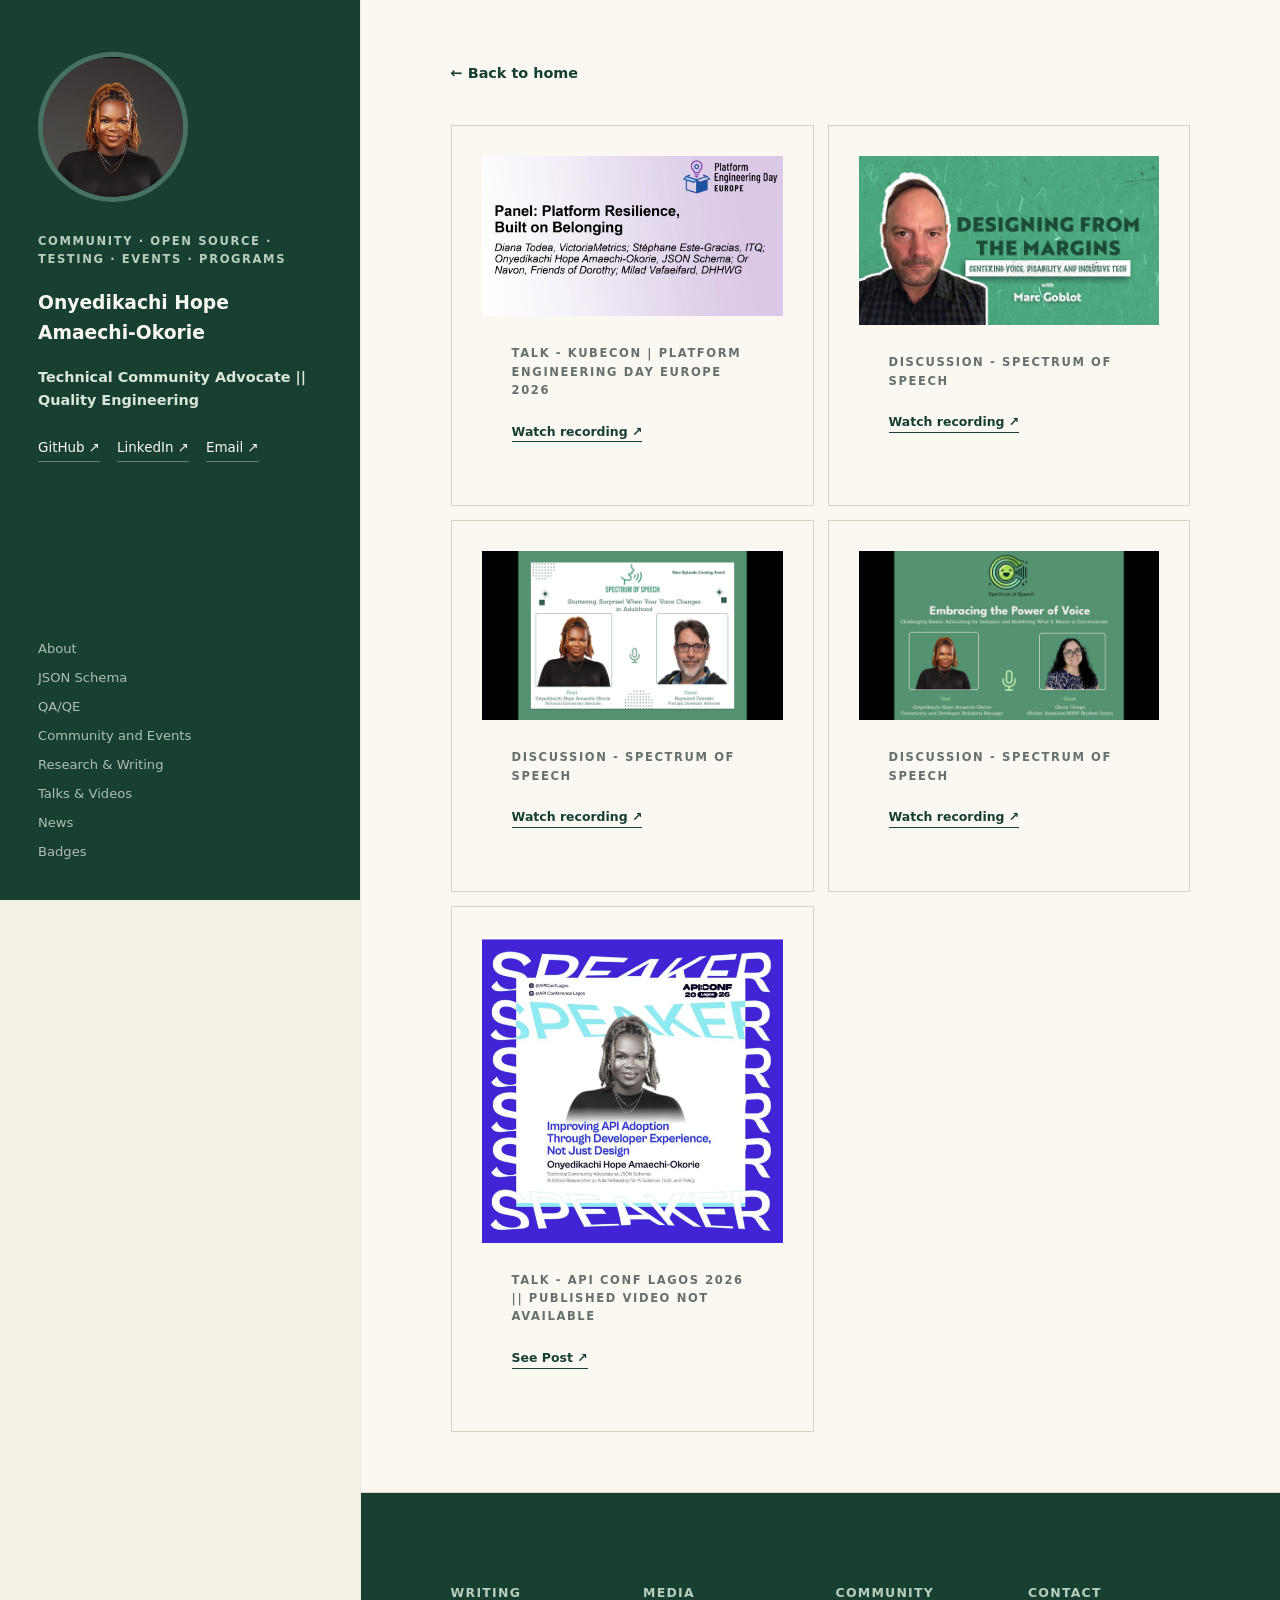
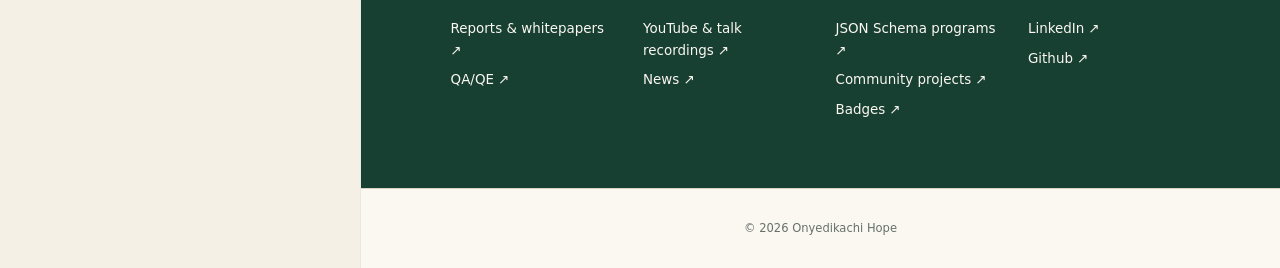
<file: talks.html>
<!DOCTYPE html>
<html lang="en">

<head>
  <meta charset="UTF-8">
  <meta name="viewport" content="width=device-width, initial-scale=1.0">
  <meta name="description"
    content="Portfolio of Onyedikachi Hope — community, developer relations, open source, research, writing, and ecosystem work.">
  <title>Onyedikachi Hope Amaechi-Okorie — Technical Community Advocate</title>
  <link rel="stylesheet" href="style.css">
</head>

<body>
  <div class="site-shell">

    <aside class="sidebar">
      <div class="profile">
       <a href="index.html" class="profile-home" aria-label="Go to home"> 
        <img class="profile-photo" src="assets/profile.jpg" alt="Onyedikachi Hope">

        <p class="eyebrow">COMMUNITY · OPEN SOURCE · Testing · EVENTS · PROGRAMS</p>
        <h3>Onyedikachi Hope Amaechi-Okorie</h3>
        <p class="role">Technical Community Advocate || Quality Engineering </p>
       </a>

        <nav class="social-links" aria-label="Social links">
          <a href="https://github.com/Honyii" target="_blank" rel="noreferrer">GitHub ↗</a>
          <a href="https://www.linkedin.com/in/amaechihope/" target="_blank" rel="noreferrer">LinkedIn ↗</a>
          <a href="mailto:amaechihope20@gmail.com">Email ↗</a>
        </nav>
      </div>

      <nav class="page-nav" aria-label="Page navigation">
       <a href="index.html#about">About</a>
        <a href="index.html#json-schema">JSON Schema</a>
        <a href="index.html#qa/qe">QA/QE</a>
        <a href="index.html#community-and-events">Community and Events</a>       
        <a href="index.html#research">Research & Writing</a>
        <a href="index.html#talks">Talks & Videos</a>
        <a href="index.html#news">News</a>
        <a href="index.html#badges">Badges</a>
      </nav>

    </aside>

    <main class="content">
         <section class="section">

         
         <a class=" back-link" href="index.html#talks">← Back to home</a>
         <div class="talk-grid">
         <article class="talk-card ">
            
          <div class="talk-image talk-image-inline">
            <img
              src="assets/platform.png" alt="The Quiet Work of Forever: Sustaining Open Source Communities">
          </div>
          <div class="talk-content">
            <p class="card-type">TALK - KubeCon | Platform Engineering Day Europe 2026 </p>
            <a
              class="text-link" href="https://youtu.be/dVCN3bwumTg?si=KqTIGKwmwZAp-4Zr" target="_blank" rel="noopener noreferrer">
              Watch recording ↗
            </a>
          </div>
          </article>
          
          <article class="talk-card ">
          <div class="talk-image talk-image-inline" >
            <img
              src="assets/marc_sos.jpg" 
              alt="
                Spectrum of Speech">
          </div>
          <div class="talk-content">
            <p class="card-type">DISCUSSION - Spectrum of Speech </p>
            <a
              class="text-link" href="https://youtu.be/Dg2BCeywo4k?si=miwt5OOrIcDRauW0" target="_blank" rel="noopener noreferrer">
              Watch recording ↗
            </a>
          </div>
          </article> 
          <article class="talk-card ">
          <div class="talk-image talk-image-inline" >
            <img
              src="assets/raymond_sos.jpg" 
              alt="
                Spectrum of Speech">
          </div>
          <div class="talk-content">
            <p class="card-type">DISCUSSION - Spectrum of Speech </p>
            <a
              class="text-link" href="https://youtu.be/b-Ay2cQ2w6w?si=PZn31_kjpY-g6tFK" target="_blank" rel="noopener noreferrer">
              Watch recording ↗
            </a>
          </div>
          </article> 
          <article class="talk-card ">
          <div class="talk-image talk-image-inline" >
            <img
              src="assets/gloria_sos.jpg" 
              alt="
                Spectrum of Speech">
          </div>
          <div class="talk-content">
            <p class="card-type">DISCUSSION - Spectrum of Speech </p>
            <a
              class="text-link" href="https://youtu.be/RiWSKkBB9rM?si=MCSLR-osh8fV4Inp" target="_blank" rel="noopener noreferrer">
              Watch recording ↗
            </a>
          </div>
          </article> 
          <article class="talk-card ">
          <div class="talk-image talk-image-inline" >
            <img
              src="assets/apiconf-onyi.png" 
              alt="
                Improving API Adoption Through Developer Experience">
          </div>
          <div class="talk-content">
            <p class="card-type">Talk - API CONF Lagos 2026 || Published video not available  </p>
            <a
              class="text-link" href="https://www.linkedin.com/posts/api-conf-lagos_apiconflagos26-apis-developers-activity-7480562475323744256-S0-s?utm_source=share&utm_medium=member_desktop&rcm=ACoAACYG-VYBxwMThJhYzj3b9O7jD3JhoxB1JYg" target="_blank" rel="noopener noreferrer">
              See Post ↗
            </a>
          </div>
          </article> 
        </div>
         </section>

         <section class="section index-section">
        
        <div class="index-columns">
          <div>
            <h3>Writing</h3>
            <a href="research.html">Reports & whitepapers ↗</a>
            <a href="qa.html">QA/QE ↗</a>
          </div>
          <div>
            <h3>Media</h3>
            <a href="talks.html">YouTube & talk recordings ↗</a>
            <a href="news.html">News ↗</a>
          </div>

          <div>
            <h3>Community</h3>
            <a href="json-schema.html">JSON Schema programs ↗</a>
            <a href="community.html">Community projects ↗</a>
            <a href="badges.html">Badges ↗</a>
          </div>
          <div>
            <h3>Contact</h3>
            <a href="https://www.linkedin.com/in/onyedikachihope/" target="_blank" rel="noreferrer">LinkedIn ↗</a>
            <a href="https://github.com/onyedikachihope" target="_blank" rel="noreferrer">Github ↗</a>
        
            
          </div>
        </div>
      </section>

      <footer>
        <p>© 2026 Onyedikachi Hope</p>
      </footer>
    </main>
</file>
<file: style.css>
:root {
  --cream: #f5f0e6;
  --cream-light: #fbf8f1;
  --cream-dark: #e8dfcf;
  --green: #173f32;
  --green-2: #245747;
  --green-soft: #dbe5d9;
  --ink: #1d2a25;
  --muted: #66716b;
  --line: #d9d1c2;
  --white: #fffdf8;

  --sidebar-width: 360px;
  --max-width: 1440px;
  --serif: Georgia, "Times New Roman", serif;
  --sans: Inter, ui-sans-serif, system-ui, -apple-system, BlinkMacSystemFont, "Segoe UI", sans-serif;
}

* {
  box-sizing: border-box;
}

html {
  scroll-behavior: smooth;
}

body {
  margin: 0;
  background: var(--cream);
  color: var(--ink);
  font-family: var(--sans);
  line-height: 1.6;
}

a {
  color: inherit;
}

.site-shell {
  width: min(100%, var(--max-width));
  margin: 0 auto;
  display: grid;
  grid-template-columns: var(--sidebar-width) 1fr;
  min-height: 100vh;
}

.sidebar {
  position: sticky;
  top: 0;
  height: 100vh;
  padding: 52px 38px 38px;
  background: var(--green);
  color: var(--cream-light);
  display: flex;
  flex-direction: column;
  justify-content: space-between;
}

.profile-photo {
  width: 150px;
  height: 150px;
  object-fit: cover;
  border-radius: 50%;
  display: block;
  margin-bottom: 30px;
  border: 5px solid rgba(251, 248, 241, 0.16);
  background: var(--green-2);
}

.eyebrow,
.section-kicker,
.card-type {
  font-size: 0.72rem;
  font-weight: 750;
  letter-spacing: 0.14em;
  text-transform: uppercase;
}

.eyebrow {
  color: #b9cdbb;
  margin: 0 0 13px;
}

.profile-home {
  display: block;
  color: inherit;
  text-decoration: none;
  cursor: pointer;
}

.profile-home:hover .profile-photo {
  transform: scale(1.02);
}

.profile-home:hover h3 {
  color: #dbe6d9;
}

.profile-home .profile-photo,
.profile-home h3 {
  transition: transform 0.2s ease, color 0.2s ease;
}

.sidebar h1 {
  margin: 0;
  font-family: var(--serif);
  font-size: clamp(2.1rem, 4vw, 3rem);
  line-height: 1;
  font-weight: 500;
  letter-spacing: -0.04em;
}

.role {
  margin: 15px 0 18px;
  color: #dbe6d9;
  font-size: 0.9rem;
  font-weight: 600;
}

.intro {
  max-width: 270px;
  color: #bfcfc3;
  font-size: 0.92rem;
  line-height: 1.7;
}

.social-links {
  display: flex;
  flex-wrap: wrap;
  gap: 7px 17px;
  margin-top: 25px;
}

.social-links a,
.page-nav a {
  text-decoration: none;
}

.social-links a {
  color: var(--cream-light);
  font-size: 0.84rem;
  border-bottom: 1px solid rgba(251, 248, 241, 0.35);
  padding-bottom: 2px;
}

.social-links a:hover,
.page-nav a:hover {
  color: #c9dfc9;
}

.page-nav {
  display: grid;
  gap: 8px;
  margin-top: 40px;
}

.page-nav a {
  color: #aebfb2;
  font-size: 0.82rem;
  transition: color 160ms ease, transform 160ms ease;
}

.page-nav a:hover {
  transform: translateX(4px);
}

.sidebar-note {
  color: #91aa99;
  font-size: 0.72rem;
  max-width: 250px;
  line-height: 1.55;
}

.content {
  min-width: 0;
  background: var(--cream-light);
  border-left: 1px solid rgba(23, 63, 50, 0.08);
}

.hero {
  min-height: 75vh;
  padding: 2vh clamp(36px, 7vw, 110px) 10px;
  display: flex;
  flex-direction: column;
  justify-content: center;
  border-bottom: 1px solid var(--line);
}

.section-kicker {
  color: var(--green-2);
  margin: 0 0 22px;
}

.hero h2 {
  max-width: 950px;
  margin: 0;
  color: var(--green);
  font-family: var(--serif);
  font-size: clamp(3rem, 6vw, 6.5rem);
  line-height: 0.98;
  font-weight: 400;
  letter-spacing: -0.055em;
}

.hero-copy {
  max-width: 850px;
  margin: 10px 0 0;
  color: var(--muted);
  font-size: 1.12rem;
  line-height: 1.8;
  text-align: justify;
}

.quick-links {
  display: flex;
  gap: 10px;
  flex-wrap: wrap;
  margin-top: 34px;
}

.button {
  display: inline-flex;
  align-items: center;
  justify-content: center;
  min-height: 45px;
  padding: 10px 17px;
  border: 1px solid var(--green);
  border-radius: 999px;
  text-decoration: none;
  color: var(--green);
  font-size: 0.82rem;
  font-weight: 700;
}

.button:hover {
  background: var(--green-soft);
}

.button-solid {
  background: var(--green);
  color: var(--cream-light);
}

.button-solid:hover {
  background: var(--green-2);
  color: var(--cream-light);
}

.section {
  padding: 60px clamp(36px, 7vw, 110px);
  border-bottom: 1px solid var(--line);
}

.section-heading {
  max-width: 820px;
  margin-bottom: 30px;
}

.section-heading h2 {
  margin: 0;
  color: var(--green);
  font-family: var(--serif);
  font-size: clamp(2.5rem, 4vw, 4.5rem);
  line-height: 1;
  font-weight: 400;
  letter-spacing: -0.045em;
}

.section-heading p:not(.section-kicker) {
  max-width: 850px;
  margin: 20px 0 0;
  color: var(--muted);
  font-size: 1rem;
}

.work-list {
  border-top: 1px solid var(--line);
}

.work-item {
  position: relative;
  padding: 32px 0 36px;
  border-bottom: 1px solid var(--line);
  transition: padding 180ms ease;
}

.work-item:hover {
  padding-left: 12px;
}

.work-meta {
  display: flex;
  gap: 20px;
  color: var(--green-2);
  font-size: 0.68rem;
  font-weight: 800;
  letter-spacing: 0.12em;
  
}

.json-first {
  margin-top: 50px;
}

.work-item h3 {
  margin: 12px 0 9px;
  color: var(--green);
  font-family: var(--serif);
  font-size: clamp(1.55rem, 2.5vw, 2.2rem);
  font-weight: 400;
  letter-spacing: -0.025em;
}

.inner-schema h4 {
  margin: 12px 0 9px;
  color: var(--green);
  font-family: var(--serif);
  font-size: clamp(1.55rem, 1vw, 2.2rem);
  font-weight: 400;
  letter-spacing: -0.025em;
}

.work-item p {
  max-width: 850px;
  margin: 0;
  color: var(--muted);
}

.tags {
  display: flex;
  flex-wrap: wrap;
  gap: 7px;
  margin: 18px 0;
}

.tags span {
  padding: 4px 9px;
  background: var(--green-soft);
  color: var(--green);
  border-radius: 999px;
  font-size: 0.68rem;
  font-weight: 700;
}

.see-more {
  display: inline-block;
  margin-top: 50px;
  color: var(--green);
  font-size: 1rem;
  font-weight: 800;
  text-decoration: none;
  border: 1px solid var(--green);
  border-radius: 10px;
  border-spacing: 5px;
}
.text-link {
  display: inline-block;
  color: var(--green);
  font-size: 0.78rem;
  font-weight: 800;
  text-decoration: none;
  border-bottom: 1px solid var(--green);
  margin-top: 10px;;
}

.text-link:hover {
  border-bottom-color: transparent;
}

.featured-section {
  background: var(--cream);
}

.featured-grid,
.talk-grid {
  display: grid;
  grid-template-columns: repeat(2, minmax(0, 1fr));
  gap: 14px;
}

.feature-card,
.talk-card {
  display: block;
  min-height: 280px;
  padding: 30px;
  border: 1px solid var(--line);
  background: var(--cream-light);
  text-decoration: none;
  transition: transform 180ms ease, border-color 180ms ease;
}

.feature-card:hover,
.talk-card:hover {
  transform: translateY(-4px);
  border-color: var(--green-2);
}

.feature-number {
  display: block;
  color: #809080;
  font-size: 0.72rem;
  font-weight: 800;
  margin-bottom: 10px;
}

.feature-card h3,
.feature-card h4,
.talk-card h3 {
  margin: 0 0 10px;
  color: var(--green);
  font-family: var(--serif);
  font-size: 1.9rem;
  font-weight: 400;
}

.feature-card p,
.talk-card p {
  color: var(--muted);
  margin: 0 0 25px;
}

.feature-card .text-link {
  margin-top: auto;
}

.talk-card {
  min-height: 245px;
}

.play-icon {
  display: grid;
  width: 40px;
  height: 40px;
  place-items: center;
  margin-bottom: 30px;
  border-radius: 50%;
  background: var(--green);
  color: var(--cream-light);
  font-size: 0.7rem;
}

.card-type {
  color: var(--green-2);
  margin: 0 0 10px;
}

.index-section {
  background: var(--green);
  color: var(--cream-light);
}

.index-section .section-kicker,
.index-section .section-heading h2 {
  color: var(--cream-light);
}

.index-section .section-heading p:not(.section-kicker) {
  color: #b9cdbb;
}

.index-columns {
  display: grid;
  grid-template-columns: repeat(4, 1fr);
  gap: 30px;
  padding-top: 30px;
}

.index-columns h3 {
  margin: 0 0 15px;
  font-size: 0.78rem;
  letter-spacing: 0.1em;
  text-transform: uppercase;
  color: #b9cdbb;
}

.index-columns a {
  display: block;
  margin: 8px 0;
  color: var(--cream-light);
  font-size: 0.84rem;
  text-decoration: none;
}

.index-columns a:hover {
  text-decoration: underline;
}

footer {
  display: flex;
  justify-content: center;
  gap: 20px;
  padding: 30px clamp(36px, 7vw, 110px);
  color: var(--muted);
  font-size: 0.72rem;
}

footer p {
  margin: 0;
}

@media (max-width: 900px) {
  .site-shell {
    display: block;
  }

  .sidebar {
    position: relative;
    height: auto;
    min-height: auto;
    padding: 42px 28px 30px;
  }

  .profile-photo {
    width: 92px;
    height: 92px;
  }

  .page-nav {
    display: flex;
    flex-wrap: wrap;
    gap: 8px 18px;
    margin-top: 34px;
    padding-top: 25px;
    border-top: 1px solid rgba(251, 248, 241, 0.18);
  }

  .sidebar-note {
    display: none;
  }

  .hero {
    min-height: auto;
    padding-top: 85px;
  }

  .index-columns {
    grid-template-columns: repeat(2, 1fr);
  }
}

.video-card {
  padding: 0;
  overflow: hidden;
}

.talk-image {
  width: 100%;
  aspect-ratio: 16 / 9;
  overflow: hidden;
  background: var(--green-soft);
}

.talk-image img {
  width: 100%;
  height: 100%;
  display: block;
  object-fit: cover;
}

.talk-content {
  padding: 28px 30px 32px;
}

.talk-content .card-type {
  margin: 0 0 12px;
}

.talk-content h3 {
  margin: 0 0 14px;
}

.talk-content p:not(.card-type) {
  margin-bottom: 24px;
}
.talk-image-inline {
  aspect-ratio: auto;
  height: auto;
}

.talk-image-inline img {
  width: 100%;
  height: auto;
  object-fit: contain;
  display: block;
}

.back-link {
  display: inline-block;
  margin-bottom: 40px;
  color: var(--green);
  font-size: 0.9rem;
  font-weight: 600;
  text-decoration: none;
  transition: transform 0.2s ease;
}

.back-link:hover {
  transform: translateX(-4px);
}
@media (max-width: 620px) {
  .hero,
  .section {
    padding-left: 24px;
    padding-right: 24px;
  }

  .hero h2 {
    font-size: 3.15rem;
  }

  .section-heading h2 {
    font-size: 2.7rem;
  }

  .featured-grid,
  .talk-grid,
  .index-columns {
    grid-template-columns: 1fr;
  }

  .feature-card,
  .talk-card {
    min-height: auto;
  }

  footer {
    display: block;
    padding: 25px 24px;
  }

  footer p + p {
    margin-top: 5px;
  }
}
</file>
